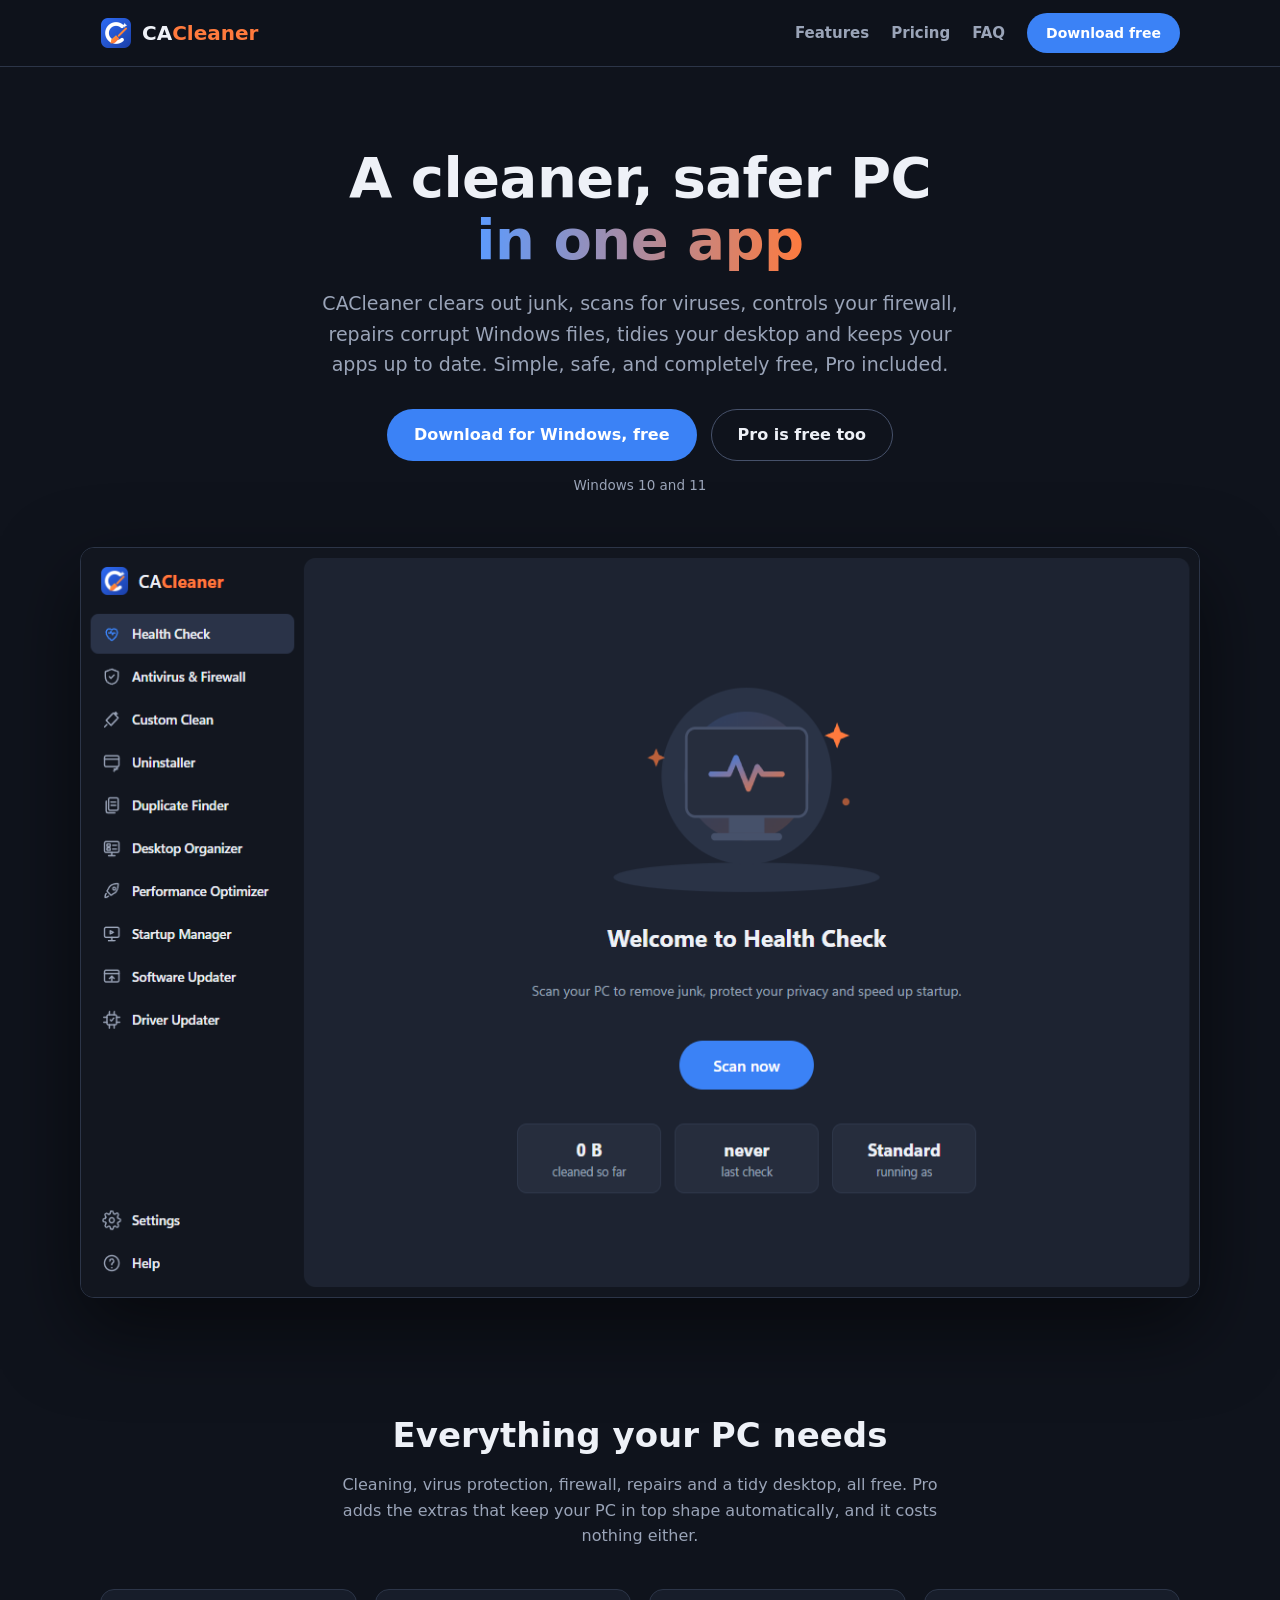
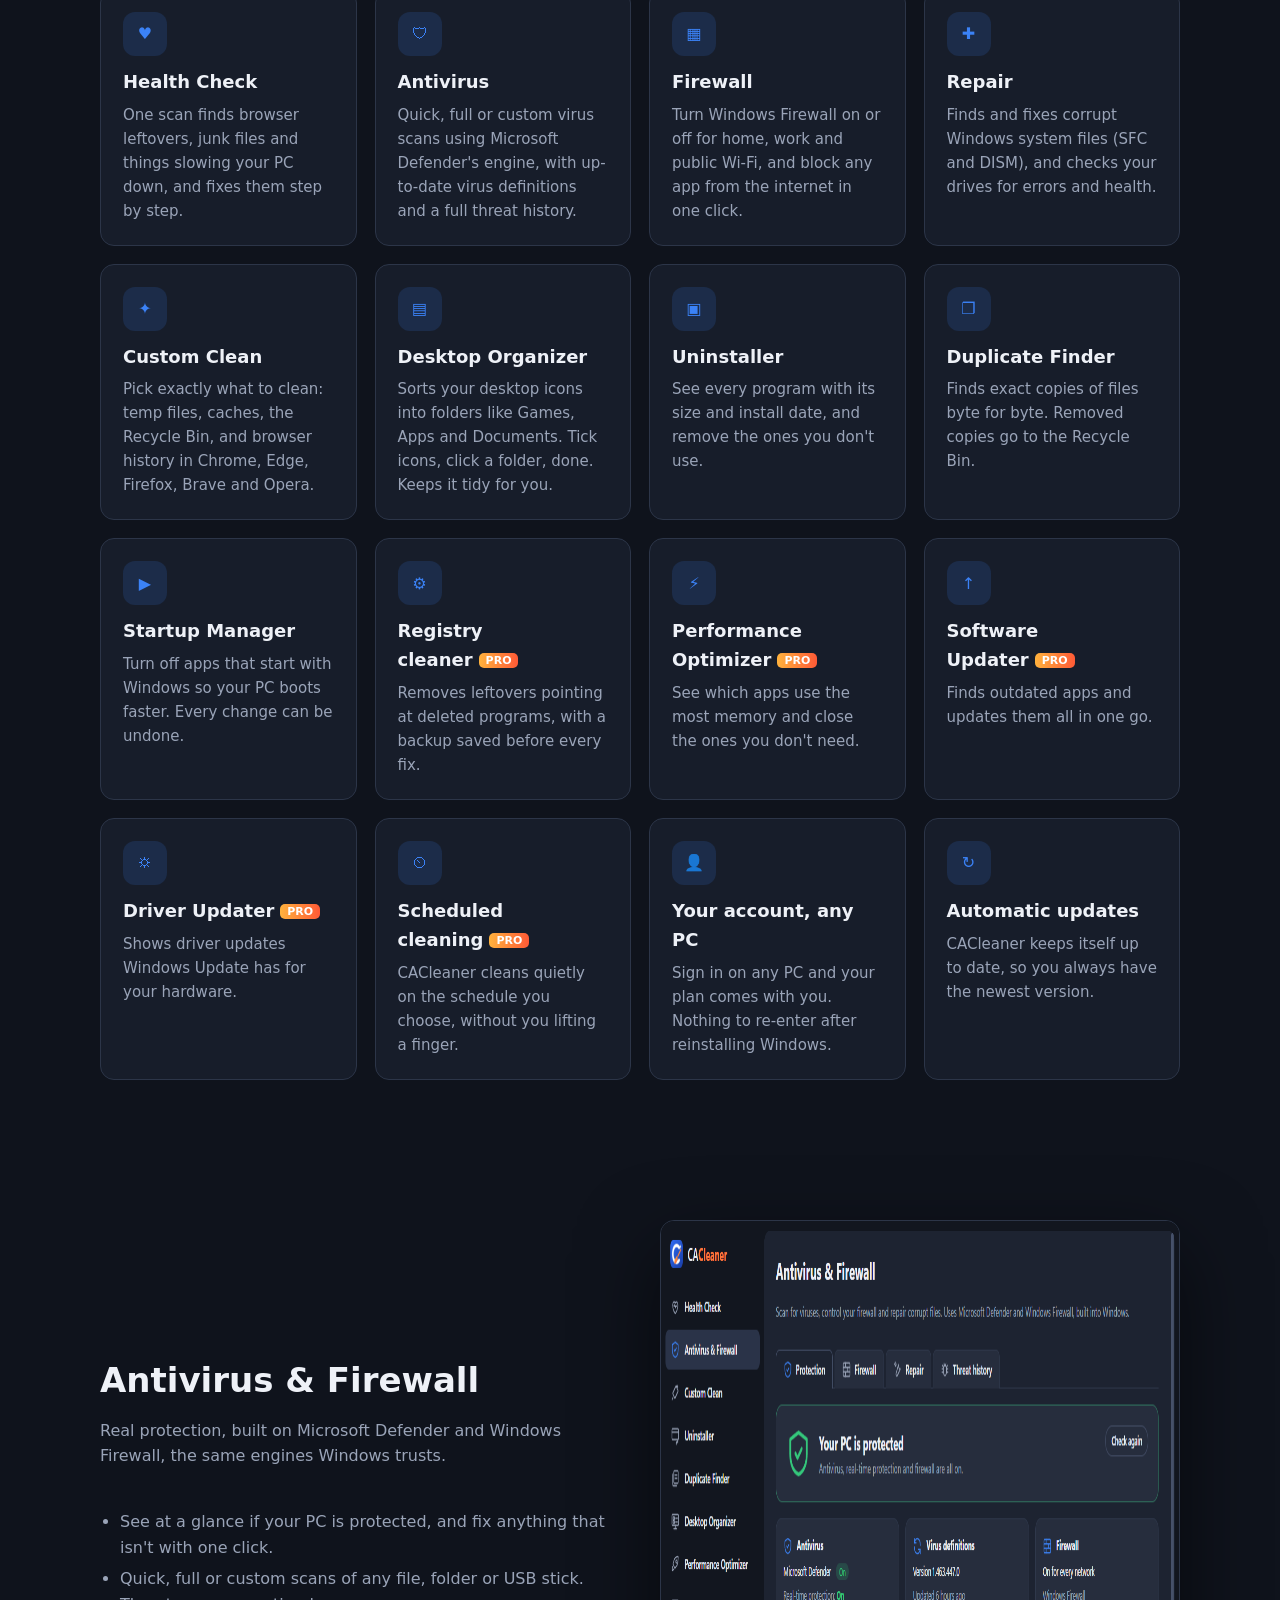
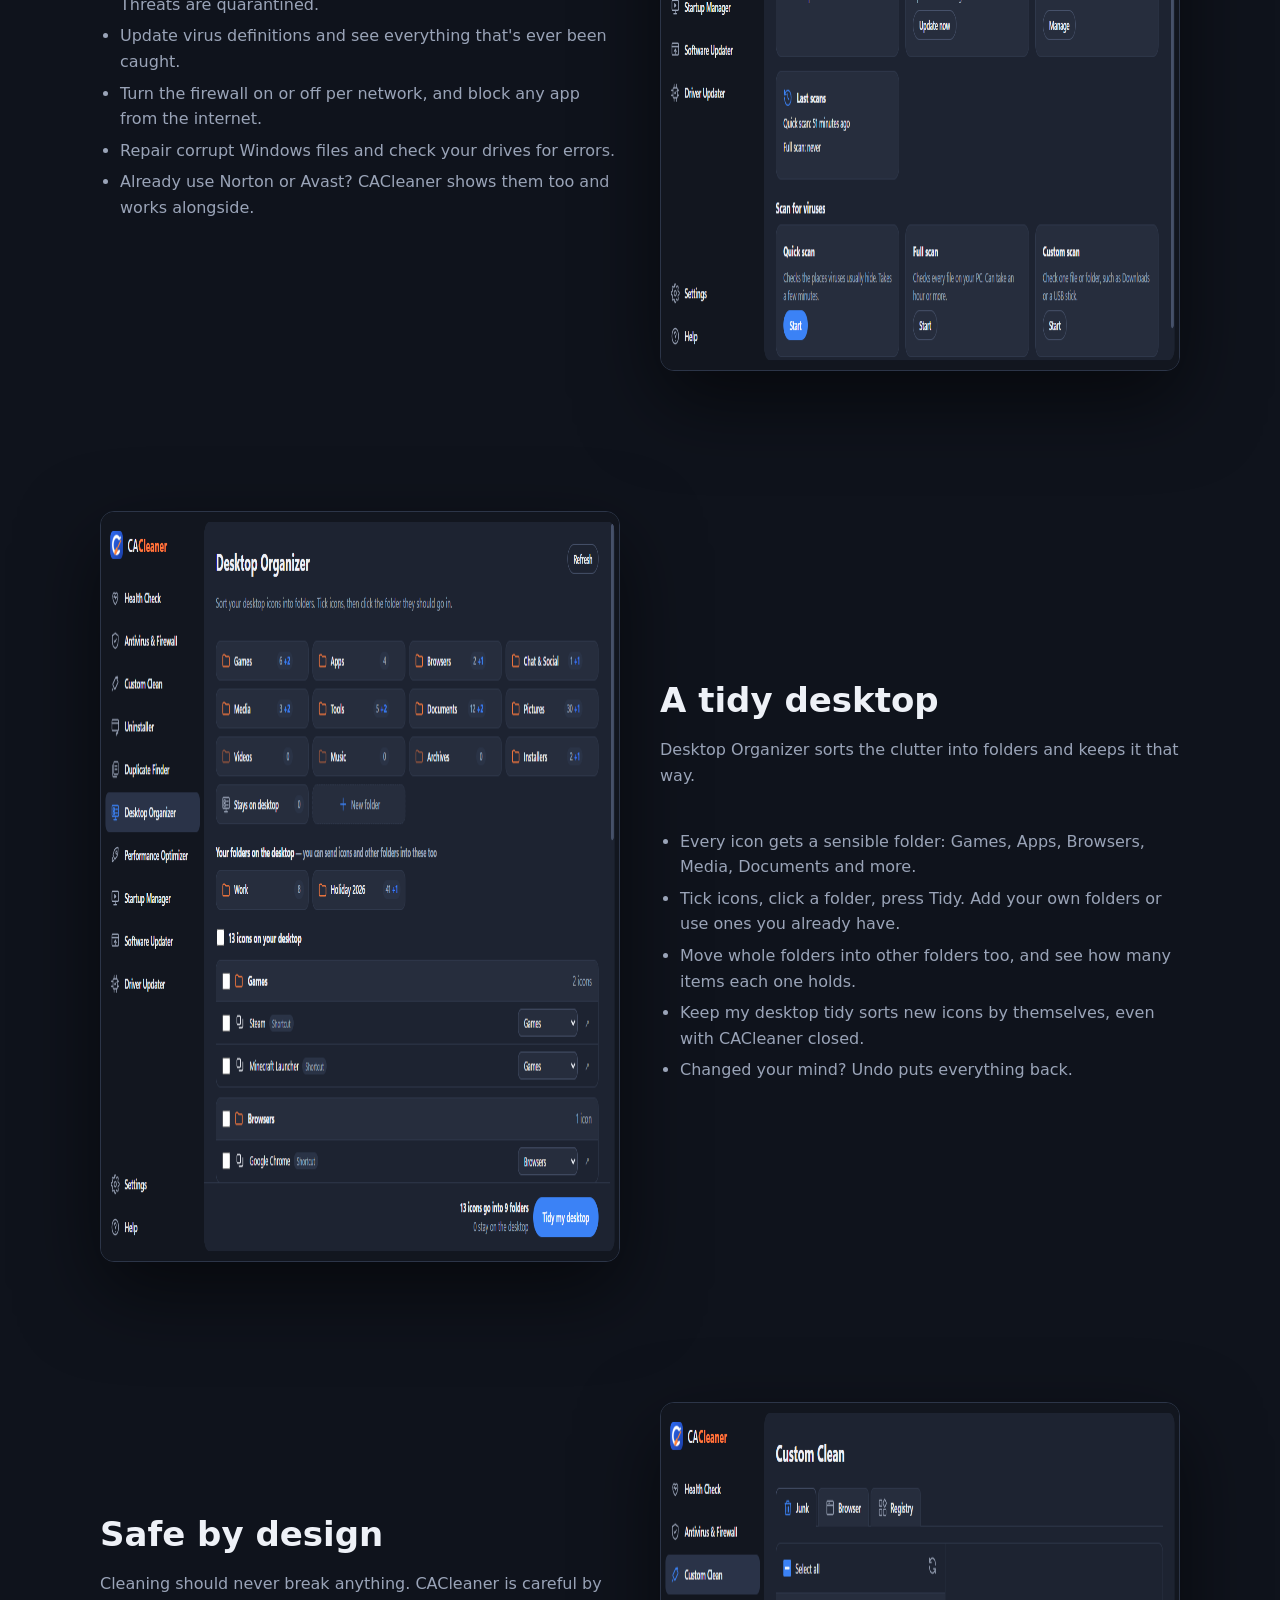
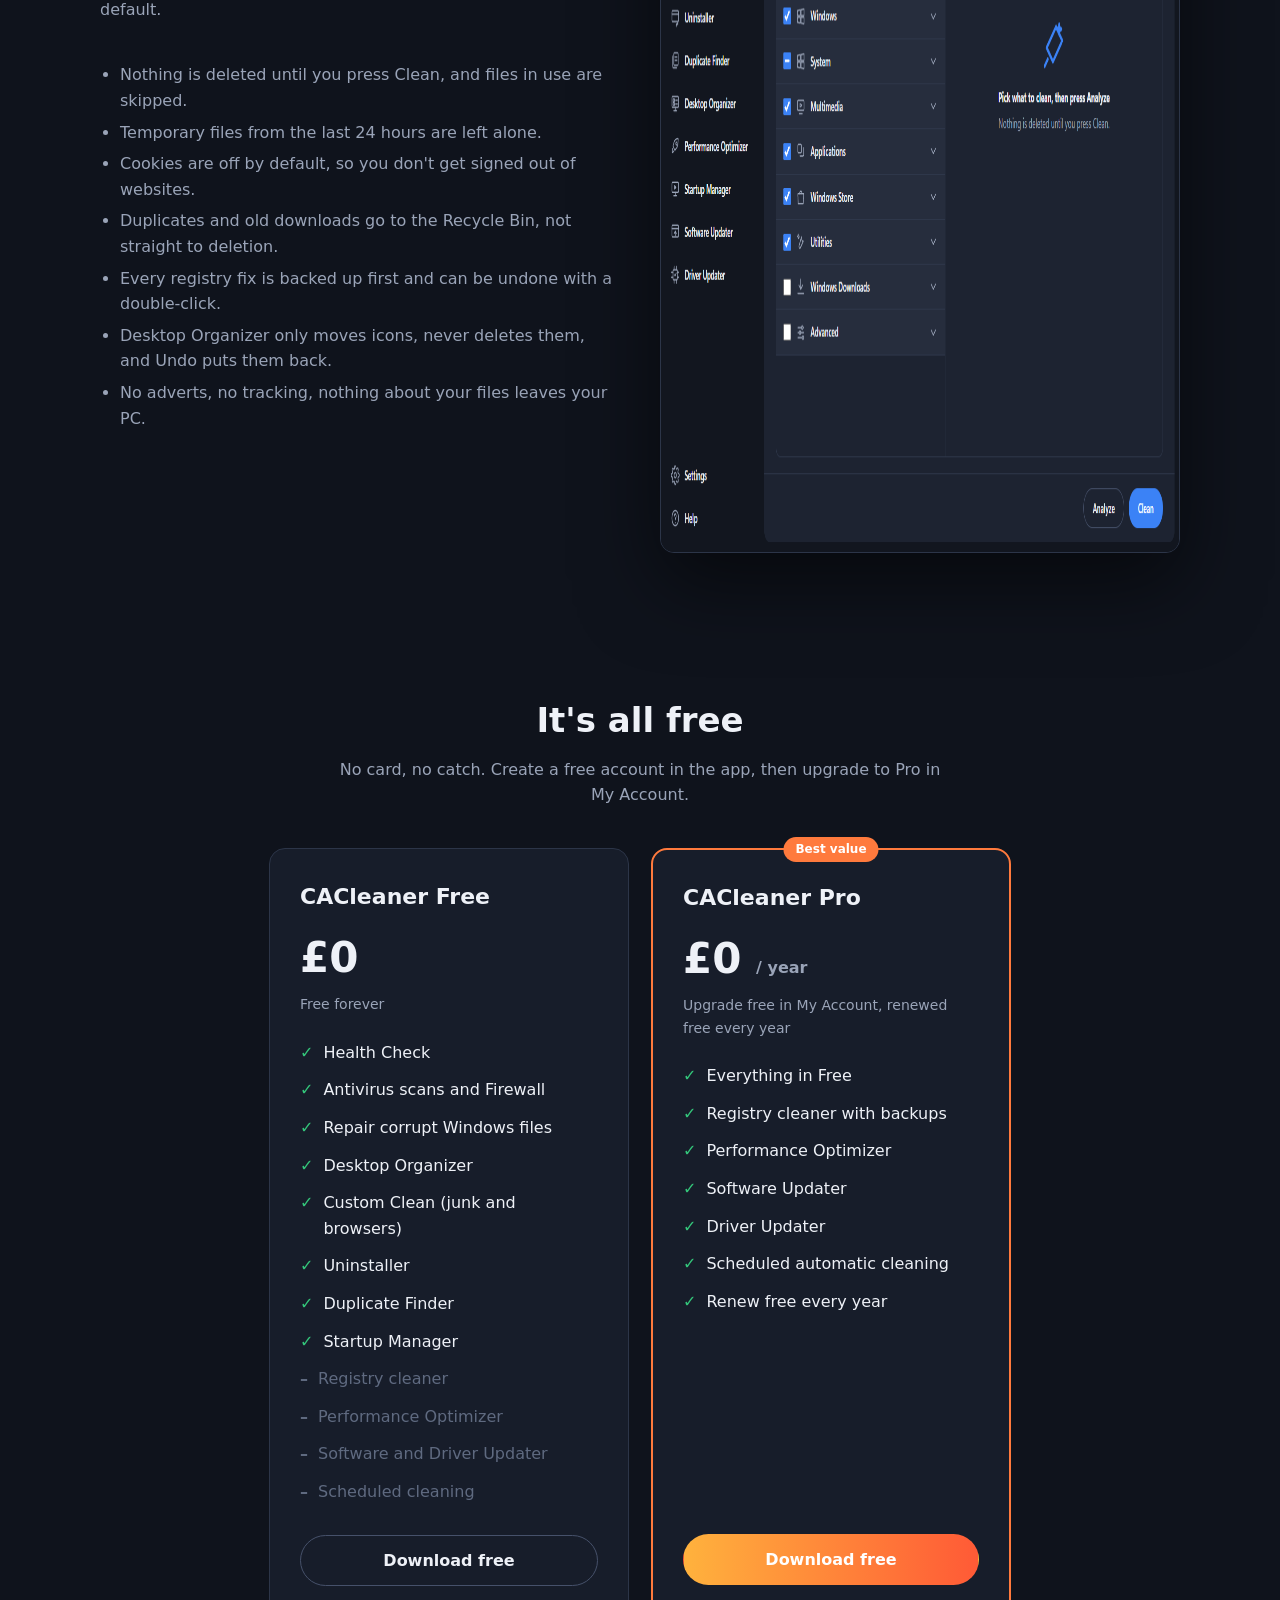
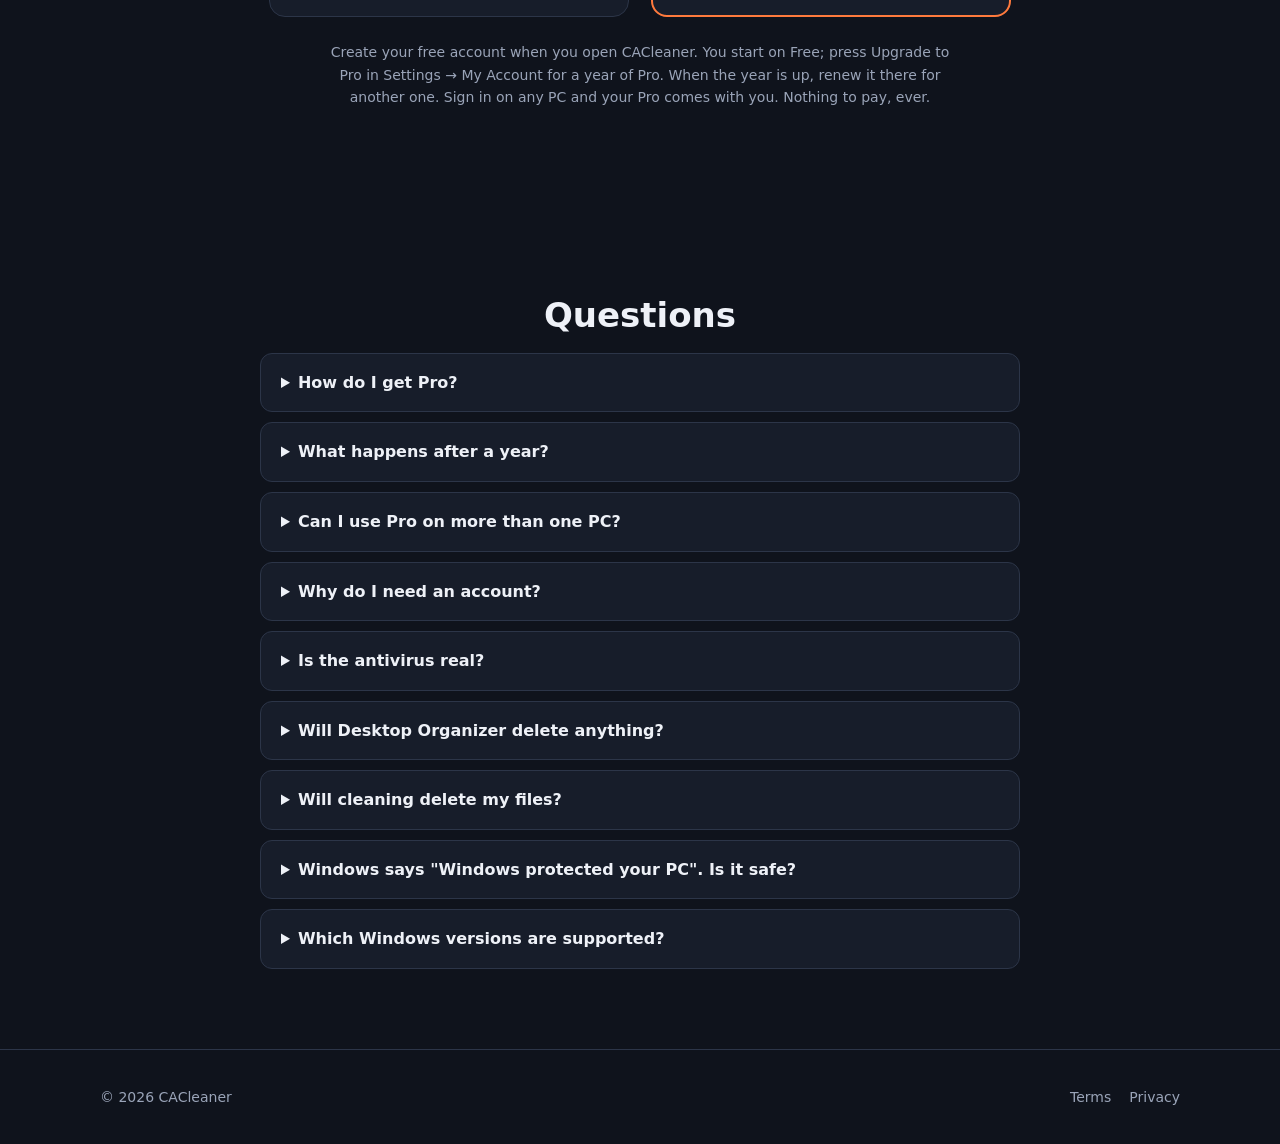
<file: index.html>
<!doctype html>
<html lang="en-GB">
<head>
  <meta charset="utf-8">
  <meta name="viewport" content="width=device-width, initial-scale=1">
  <title>CACleaner: clean and speed up your Windows PC</title>
  <meta name="description" content="CACleaner cleans junk files, scans for viruses, controls your firewall, repairs corrupt Windows files, tidies your desktop and keeps your apps up to date. Free, Pro included.">
  <link rel="icon" href="img/icon.png">
  <link rel="stylesheet" href="style.css">
</head>
<body>
  <header class="top">
    <div class="wrap">
      <a class="logo" href="index.html"><img src="img/icon.png" alt=""><span>CA<b>Cleaner</b></span></a>
      <nav>
        <a href="#features">Features</a>
        <a href="#pricing">Pricing</a>
        <a href="#faq">FAQ</a>
        <a class="btn primary small" data-download href="#">Download free</a>
      </nav>
    </div>
  </header>

  <main>
    <div class="wrap hero">
      <h1>A cleaner, safer PC<br><span>in one app</span></h1>
      <p class="lead">CACleaner clears out junk, scans for viruses, controls your firewall, repairs corrupt Windows files, tidies your desktop and keeps your apps up to date. Simple, safe, and completely free, Pro included.</p>
      <div class="ctas">
        <a class="btn primary" data-download href="#">Download for Windows, free</a>
        <a class="btn ghost" href="#pricing">Pro is free too</a>
      </div>
      <div class="small-note" data-version>Windows 10 and 11</div>
      <img class="shot" src="img/health.png" alt="CACleaner Health Check screen" width="1164" height="751">
    </div>

    <section id="features">
      <div class="wrap">
        <h2>Everything your PC needs</h2>
        <p class="sub">Cleaning, virus protection, firewall, repairs and a tidy desktop, all free. Pro adds the extras that keep your PC in top shape automatically, and it costs nothing either.</p>
        <div class="grid">
          <div class="feature"><div class="ic">♥</div><h3>Health Check</h3><p>One scan finds browser leftovers, junk files and things slowing your PC down, and fixes them step by step.</p></div>
          <div class="feature"><div class="ic">🛡</div><h3>Antivirus</h3><p>Quick, full or custom virus scans using Microsoft Defender's engine, with up-to-date virus definitions and a full threat history.</p></div>
          <div class="feature"><div class="ic">▦</div><h3>Firewall</h3><p>Turn Windows Firewall on or off for home, work and public Wi-Fi, and block any app from the internet in one click.</p></div>
          <div class="feature"><div class="ic">✚</div><h3>Repair</h3><p>Finds and fixes corrupt Windows system files (SFC and DISM), and checks your drives for errors and health.</p></div>
          <div class="feature"><div class="ic">✦</div><h3>Custom Clean</h3><p>Pick exactly what to clean: temp files, caches, the Recycle Bin, and browser history in Chrome, Edge, Firefox, Brave and Opera.</p></div>
          <div class="feature"><div class="ic">▤</div><h3>Desktop Organizer</h3><p>Sorts your desktop icons into folders like Games, Apps and Documents. Tick icons, click a folder, done. Keeps it tidy for you.</p></div>
          <div class="feature"><div class="ic">▣</div><h3>Uninstaller</h3><p>See every program with its size and install date, and remove the ones you don't use.</p></div>
          <div class="feature"><div class="ic">❐</div><h3>Duplicate Finder</h3><p>Finds exact copies of files byte for byte. Removed copies go to the Recycle Bin.</p></div>
          <div class="feature"><div class="ic">▶</div><h3>Startup Manager</h3><p>Turn off apps that start with Windows so your PC boots faster. Every change can be undone.</p></div>
          <div class="feature"><div class="ic">⚙</div><h3>Registry cleaner<span class="pro">PRO</span></h3><p>Removes leftovers pointing at deleted programs, with a backup saved before every fix.</p></div>
          <div class="feature"><div class="ic">⚡</div><h3>Performance Optimizer<span class="pro">PRO</span></h3><p>See which apps use the most memory and close the ones you don't need.</p></div>
          <div class="feature"><div class="ic">↑</div><h3>Software Updater<span class="pro">PRO</span></h3><p>Finds outdated apps and updates them all in one go.</p></div>
          <div class="feature"><div class="ic">⛭</div><h3>Driver Updater<span class="pro">PRO</span></h3><p>Shows driver updates Windows Update has for your hardware.</p></div>
          <div class="feature"><div class="ic">⏲</div><h3>Scheduled cleaning<span class="pro">PRO</span></h3><p>CACleaner cleans quietly on the schedule you choose, without you lifting a finger.</p></div>
          <div class="feature"><div class="ic">👤</div><h3>Your account, any PC</h3><p>Sign in on any PC and your plan comes with you. Nothing to re-enter after reinstalling Windows.</p></div>
          <div class="feature"><div class="ic">↻</div><h3>Automatic updates</h3><p>CACleaner keeps itself up to date, so you always have the newest version.</p></div>
        </div>
      </div>
    </section>

    <section>
      <div class="wrap split">
        <div>
          <h2>Antivirus &amp; Firewall</h2>
          <p class="sub">Real protection, built on Microsoft Defender and Windows Firewall, the same engines Windows trusts.</p>
          <ul>
            <li>See at a glance if your PC is protected, and fix anything that isn't with one click.</li>
            <li>Quick, full or custom scans of any file, folder or USB stick. Threats are quarantined.</li>
            <li>Update virus definitions and see everything that's ever been caught.</li>
            <li>Turn the firewall on or off per network, and block any app from the internet.</li>
            <li>Repair corrupt Windows files and check your drives for errors.</li>
            <li>Already use Norton or Avast? CACleaner shows them too and works alongside.</li>
          </ul>
        </div>
        <img class="shot" style="margin:0" src="img/security.png" alt="CACleaner Antivirus and Firewall screen" width="1164" height="751">
      </div>
    </section>

    <section>
      <div class="wrap split flip">
        <div>
          <h2>A tidy desktop</h2>
          <p class="sub">Desktop Organizer sorts the clutter into folders and keeps it that way.</p>
          <ul>
            <li>Every icon gets a sensible folder: Games, Apps, Browsers, Media, Documents and more.</li>
            <li>Tick icons, click a folder, press Tidy. Add your own folders or use ones you already have.</li>
            <li>Move whole folders into other folders too, and see how many items each one holds.</li>
            <li>Keep my desktop tidy sorts new icons by themselves, even with CACleaner closed.</li>
            <li>Changed your mind? Undo puts everything back.</li>
          </ul>
        </div>
        <img class="shot" style="margin:0" src="img/desk.png" alt="CACleaner Desktop Organizer screen" width="1164" height="751">
      </div>
    </section>

    <section>
      <div class="wrap split">
        <div>
          <h2>Safe by design</h2>
          <p class="sub">Cleaning should never break anything. CACleaner is careful by default.</p>
          <ul>
            <li>Nothing is deleted until you press Clean, and files in use are skipped.</li>
            <li>Temporary files from the last 24 hours are left alone.</li>
            <li>Cookies are off by default, so you don't get signed out of websites.</li>
            <li>Duplicates and old downloads go to the Recycle Bin, not straight to deletion.</li>
            <li>Every registry fix is backed up first and can be undone with a double-click.</li>
            <li>Desktop Organizer only moves icons, never deletes them, and Undo puts them back.</li>
            <li>No adverts, no tracking, nothing about your files leaves your PC.</li>
          </ul>
        </div>
        <img class="shot" style="margin:0" src="img/custom.png" alt="CACleaner Custom Clean screen" width="1164" height="751">
      </div>
    </section>

    <section id="pricing">
      <div class="wrap">
        <h2>It's all free</h2>
        <p class="sub">No card, no catch. Create a free account in the app, then upgrade to Pro in My Account.</p>
        <div class="plans">
          <div class="plan">
            <h3>CACleaner Free</h3>
            <div class="price">£0</div>
            <div class="per">Free forever</div>
            <ul>
              <li>Health Check</li>
              <li>Antivirus scans and Firewall</li>
              <li>Repair corrupt Windows files</li>
              <li>Desktop Organizer</li>
              <li>Custom Clean (junk and browsers)</li>
              <li>Uninstaller</li>
              <li>Duplicate Finder</li>
              <li>Startup Manager</li>
              <li class="no">Registry cleaner</li>
              <li class="no">Performance Optimizer</li>
              <li class="no">Software and Driver Updater</li>
              <li class="no">Scheduled cleaning</li>
            </ul>
            <a class="btn ghost" data-download href="#">Download free</a>
          </div>
          <div class="plan best">
            <h3>CACleaner Pro</h3>
            <div class="price">£0 <small>/ year</small></div>
            <div class="per">Upgrade free in My Account, renewed free every year</div>
            <ul>
              <li>Everything in Free</li>
              <li>Registry cleaner with backups</li>
              <li>Performance Optimizer</li>
              <li>Software Updater</li>
              <li>Driver Updater</li>
              <li>Scheduled automatic cleaning</li>
              <li>Renew free every year</li>
            </ul>
            <a class="btn orange" data-download href="#">Download free</a>
          </div>
        </div>
        <p class="sub" style="margin-top:24px;font-size:14px">Create your free account when you open CACleaner. You start on Free; press Upgrade to Pro in Settings → My Account for a year of Pro. When the year is up, renew it there for another one. Sign in on any PC and your Pro comes with you. Nothing to pay, ever.</p>
      </div>
    </section>

    <section id="faq">
      <div class="wrap">
        <h2>Questions</h2>
        <div class="faq">
          <details><summary>How do I get Pro?</summary><p>Open CACleaner and create a free account, then go to Settings → My Account and press Upgrade to Pro. Pro turns on straight away for a year.</p></details>
          <details><summary>What happens after a year?</summary><p>Press Renew free in Settings → My Account and you get another year. You can renew in the last 30 days too.</p></details>
          <details><summary>Can I use Pro on more than one PC?</summary><p>Yes. Install CACleaner on each PC and sign in with the same account. Your Pro comes with you.</p></details>
          <details><summary>Why do I need an account?</summary><p>Your Pro license lives with your account, so it works on every PC you sign in on and isn't lost if you reinstall Windows. We only keep your email, name and when your Pro ends.</p></details>
          <details><summary>Is the antivirus real?</summary><p>Yes. CACleaner scans with Microsoft Defender's engine, the antivirus built into Windows, with Microsoft's virus definitions updated several times a day. If you use Norton, Avast or another antivirus, it keeps protecting you and CACleaner shows it too.</p></details>
          <details><summary>Will Desktop Organizer delete anything?</summary><p>No. It only moves icons and folders into folders on your desktop. Undo puts everything back where it was.</p></details>
          <details><summary>Will cleaning delete my files?</summary><p>No. CACleaner only cleans temporary files, caches and the other things you tick. Your documents, photos and music are never touched by Custom Clean.</p></details>
          <details><summary>Windows says "Windows protected your PC". Is it safe?</summary><p>That message appears for apps from new publishers. Click "More info", then "Run anyway".</p></details>
          <details><summary>Which Windows versions are supported?</summary><p>Windows 10 and Windows 11, 64-bit.</p></details>
        </div>
      </div>
    </section>
  </main>

  <footer>
    <div class="wrap">
      <div>© <span data-year>2026</span> CACleaner</div>
      <nav>
        <a href="terms.html">Terms</a>
        <a href="privacy.html">Privacy</a>
      </nav>
    </div>
  </footer>
  <script src="site.js"></script>
</body>
</html>
</file>
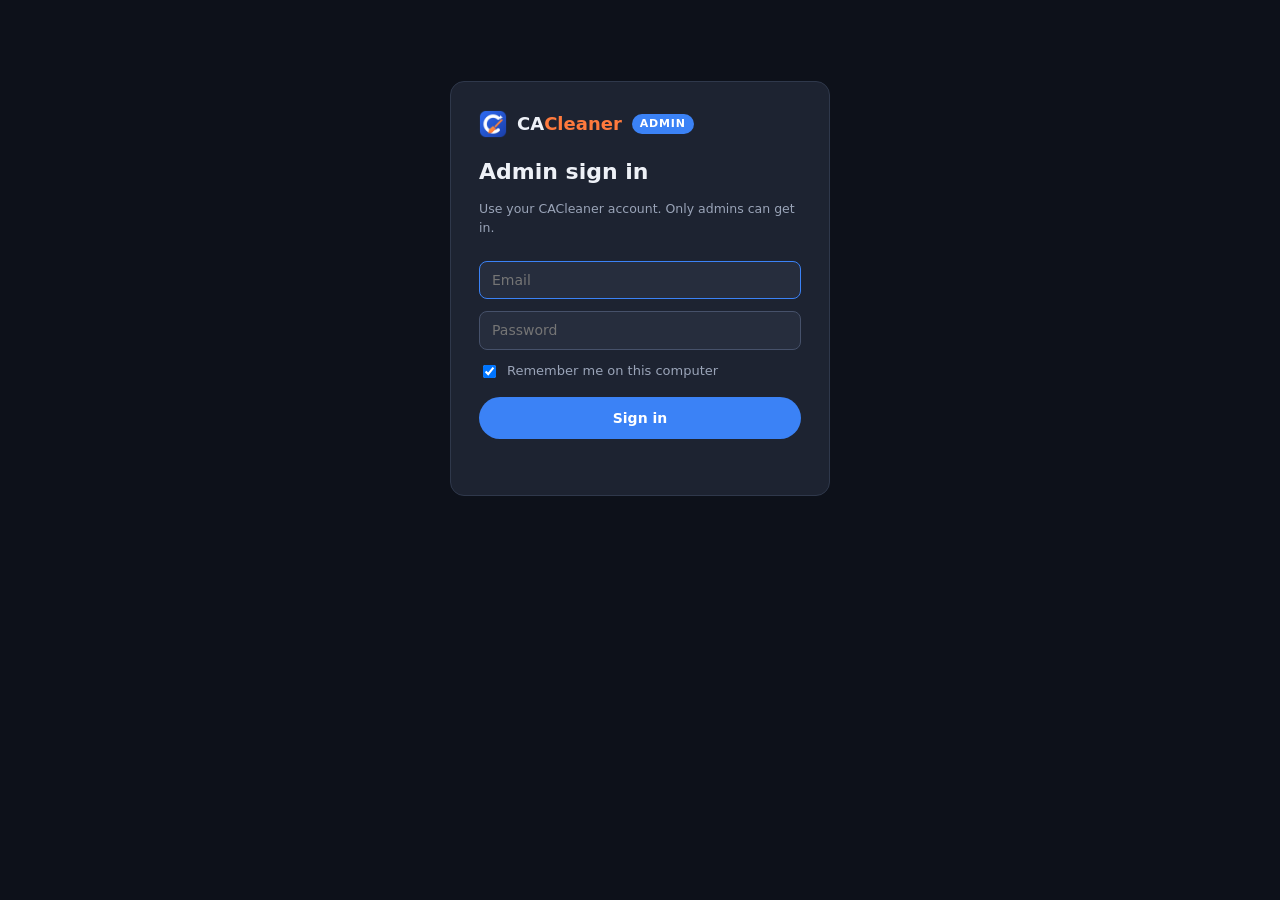
<file: admin/index.html>
<!doctype html>
<html lang="en-GB">
<head>
  <meta charset="utf-8">
  <meta name="viewport" content="width=device-width, initial-scale=1">
  <meta name="robots" content="noindex, nofollow">
  <title>CACleaner Admin</title>
  <link rel="icon" href="../img/icon.png">
  <style>
    :root {
      --bg: #0d111a; --side: #12161f; --panel: #1d2331; --card: #262d3d; --soft: #2a3346; --line: #2f384b; --line2: #46516a;
      --text: #eef1f7; --muted: #9aa4b8; --accent: #3b82f6; --accent2: #ff7a3d; --good: #34c77b; --bad: #ef4c5b; --hover: #2c3446;
    }
    * { box-sizing: border-box; }
    html, body { margin: 0; min-height: 100%; background: var(--bg); color: var(--text); font: 14px/1.45 "Segoe UI Variable Text", "Segoe UI", system-ui, sans-serif; }
    button, input, select { font: inherit; }
    .muted { color: var(--muted); }
    .small { font-size: 12.5px; }
    [hidden] { display: none !important; }

    /* top bar */
    .top { display: flex; align-items: center; gap: 14px; padding: 12px 22px; background: var(--side); border-bottom: 1px solid var(--line); position: sticky; top: 0; z-index: 5; }
    .brand { display: flex; align-items: center; gap: 10px; font-size: 18px; font-weight: 600; }
    .brand img { width: 28px; height: 28px; }
    .brand b { color: var(--accent2); }
    .brand em { font-style: normal; font-size: 11px; font-weight: 700; letter-spacing: .8px; padding: 2px 8px; border-radius: 99px; background: var(--accent); color: #fff; }
    .top .who { margin-left: auto; color: var(--muted); font-size: 13px; }

    /* uppercase tabs, like the chat admin */
    .tabs { display: flex; gap: 4px; padding: 14px 22px 0; border-bottom: 1px solid var(--line); background: var(--bg); flex-wrap: wrap; }
    .tab { padding: 10px 18px; border: 1px solid var(--line); border-bottom: 0; border-radius: 8px 8px 0 0; background: var(--card); color: var(--muted); font-weight: 700; font-size: 12.5px; letter-spacing: .9px; cursor: pointer; margin-bottom: -1px; user-select: none; }
    .tab:hover { color: var(--text); }
    .tab.on { background: var(--panel); color: var(--text); border-color: var(--line2); box-shadow: inset 0 2px 0 var(--accent2); }

    main { padding: 20px 22px 40px; max-width: 1400px; }
    .panel { background: var(--panel); border: 1px solid var(--line); border-radius: 12px; padding: 18px 20px; margin-bottom: 18px; }
    .panel-header { display: flex; align-items: center; gap: 10px; margin: 0 0 14px; font-size: 16px; letter-spacing: .6px; text-transform: uppercase; }
    .panel-header .grow { flex: 1; }

    .stats { display: grid; grid-template-columns: repeat(auto-fit, minmax(150px, 1fr)); gap: 12px; margin-bottom: 18px; }
    .stat { background: var(--panel); border: 1px solid var(--line); border-radius: 12px; padding: 14px 16px; }
    .stat b { display: block; font-size: 24px; }
    .stat span { color: var(--muted); font-size: 12.5px; text-transform: uppercase; letter-spacing: .6px; }
    .stat.good b { color: var(--good); } .stat.bad b { color: var(--bad); } .stat.gold b { color: var(--accent2); }

    .btn { border: 1px solid transparent; border-radius: 999px; padding: 7px 16px; font-weight: 600; cursor: pointer; white-space: nowrap; background: var(--accent); color: #fff; }
    .btn:hover { filter: brightness(1.1); }
    .btn:disabled { opacity: .45; cursor: default; }
    .btn.ghost { background: transparent; border-color: var(--line2); color: var(--text); }
    .btn.ghost:hover { background: var(--hover); }
    .btn.orange { background: var(--accent2); }
    .btn.danger { background: var(--bad); }
    .btn.sm { padding: 4px 11px; font-size: 12px; }
    input.field, select.field { background: var(--card); color: var(--text); border: 1px solid var(--line2); border-radius: 8px; padding: 8px 12px; outline: none; }
    input.field:focus { border-color: var(--accent); }

    table { width: 100%; border-collapse: collapse; }
    th { text-align: left; font-size: 11.5px; text-transform: uppercase; letter-spacing: .7px; color: var(--muted); padding: 9px 10px; border-bottom: 1px solid var(--line); white-space: nowrap; }
    td { padding: 10px; border-bottom: 1px solid var(--line); vertical-align: middle; }
    tr:hover td { background: rgba(255,255,255,.02); }
    .user b { display: block; }
    .tag { display: inline-block; font-size: 11px; font-weight: 700; padding: 1px 8px; border-radius: 99px; margin-left: 6px; vertical-align: 1px; }
    .tag.admin { background: var(--accent); color: #fff; }
    .tag.blocked { background: var(--bad); color: #fff; }
    .exp b { display: block; }
    .exp.ok b { color: var(--good); } .exp.soon b { color: var(--accent2); } .exp.gone b { color: var(--bad); } .exp.perm b { color: #a78bfa; } .exp.free b { color: var(--muted); }
    .acts { display: flex; gap: 5px; flex-wrap: wrap; }
    .more { position: relative; }
    .menu { position: absolute; right: 0; top: 30px; background: var(--card); border: 1px solid var(--line2); border-radius: 10px; box-shadow: 0 10px 40px rgba(0,0,0,.45); padding: 6px; z-index: 10; min-width: 190px; }
    .menu button { display: block; width: 100%; text-align: left; background: none; border: 0; color: var(--text); padding: 8px 10px; border-radius: 6px; cursor: pointer; }
    .menu button:hover { background: var(--hover); }
    .menu button.bad { color: var(--bad); }
    .toolbar { display: flex; gap: 10px; align-items: center; flex-wrap: wrap; }
    .toolbar .field { min-width: 240px; }

    /* sign in */
    .login { max-width: 380px; margin: 9vh auto; background: var(--panel); border: 1px solid var(--line); border-radius: 14px; padding: 28px; }
    .login h1 { margin: 0 0 4px; font-size: 22px; }
    .login .field { width: 100%; margin-top: 12px; }
    .login .btn { width: 100%; margin-top: 16px; padding: 10px; }
    .login label { display: flex; align-items: center; gap: 8px; margin-top: 12px; color: var(--muted); font-size: 13px; }
    .err { color: var(--bad); margin-top: 10px; min-height: 18px; }

    .toast { position: fixed; bottom: 22px; left: 50%; transform: translateX(-50%); background: var(--card); border: 1px solid var(--line2); padding: 10px 18px; border-radius: 10px; box-shadow: 0 10px 40px rgba(0,0,0,.45); z-index: 30; }
    .toast.bad { background: var(--bad); border-color: var(--bad); }
    .modal-wrap { position: fixed; inset: 0; background: rgba(0,0,0,.55); display: flex; align-items: center; justify-content: center; z-index: 20; }
    .modal { background: var(--panel); border: 1px solid var(--line2); border-radius: 14px; padding: 22px; width: min(420px, 92vw); }
    .modal h2 { margin: 0 0 6px; font-size: 18px; }
    .modal .field { width: 100%; margin-top: 12px; }
    .modal .row { display: flex; justify-content: flex-end; gap: 8px; margin-top: 18px; }
    .log td { font-size: 13px; }
    .empty { text-align: center; padding: 40px; color: var(--muted); }
    .devices { font-size: 12px; color: var(--muted); }
  </style>
</head>
<body>
  <div id="loginView" hidden>
    <form class="login" id="loginForm">
      <div class="brand" style="margin-bottom:18px"><img src="../img/icon.png" alt=""><span>CA<b>Cleaner</b></span> <em>ADMIN</em></div>
      <h1>Admin sign in</h1>
      <p class="muted small">Use your CACleaner account. Only admins can get in.</p>
      <input class="field" id="email" type="email" placeholder="Email" autocomplete="username" required>
      <input class="field" id="password" type="password" placeholder="Password" autocomplete="current-password" required>
      <label><input type="checkbox" id="remember" checked> Remember me on this computer</label>
      <button class="btn" type="submit">Sign in</button>
      <div class="err" id="loginErr"></div>
    </form>
  </div>

  <div id="appView" hidden>
    <div class="top">
      <div class="brand"><img src="../img/icon.png" alt=""><span>CA<b>Cleaner</b></span> <em>ADMIN</em></div>
      <div class="who" id="who"></div>
      <button class="btn ghost sm" id="signOut">Sign out</button>
    </div>
    <div class="tabs">
      <div class="tab on" data-tab="users">USERS</div>
      <div class="tab" data-tab="log">AUDIT LOG</div>
      <div class="tab" data-tab="settings">SETTINGS</div>
    </div>
    <main>
      <section id="tab-users">
        <div class="stats" id="stats"></div>
        <div class="panel">
          <h2 class="panel-header"><span class="grow">Users &amp; licenses</span>
            <span class="toolbar">
              <input class="field" id="search" placeholder="Search email or name">
              <select class="field" id="filter">
                <option value="all">Everyone</option>
                <option value="pro">Pro active</option>
                <option value="soon">Ending within 30 days</option>
                <option value="free">Free plan</option>
                <option value="expired">Pro ended</option>
                <option value="permanent">Permanent</option>
                <option value="blocked">Blocked</option>
                <option value="admin">Admins</option>
              </select>
              <button class="btn ghost sm" id="refresh">Refresh</button>
            </span>
          </h2>
          <table>
            <thead><tr><th>User</th><th>License ends</th><th>Registered</th><th>Last seen</th><th>PCs</th><th>Extend license</th><th></th></tr></thead>
            <tbody id="users"></tbody>
          </table>
        </div>
      </section>
      <section id="tab-log" hidden>
        <div class="panel">
          <h2 class="panel-header"><span class="grow">Audit log</span><button class="btn ghost sm" id="refreshLog">Refresh</button></h2>
          <table class="log"><thead><tr><th>When</th><th>Who</th><th>What</th><th>Account</th></tr></thead><tbody id="log"></tbody></table>
        </div>
      </section>
      <section id="tab-settings" hidden>
        <div class="panel">
          <h2 class="panel-header"><span class="grow">VirusTotal (phone virus checks)</span><button class="btn ghost sm" id="refreshSettings">Refresh</button></h2>
          <div style="padding:16px 18px;max-width:720px">
            <p class="muted">One key for everyone: CACleaner for Android uses it to check risky apps against 70+ antivirus engines, so Pro users don't need their own.
              Only an app's fingerprint is sent, never the app. The free key allows 4 look-ups a minute and 500 a day; answers are remembered for a week and shared,
              so each app is only looked up once for everybody.</p>
            <p class="muted">Get a key: sign up free at <a href="https://www.virustotal.com/gui/join-us" target="_blank" rel="noopener">virustotal.com</a>, then your name (top right) → <b>API key</b> → copy.</p>
            <div id="vtStatus" class="muted" style="margin:10px 0"></div>
            <div style="display:flex;gap:8px;flex-wrap:wrap">
              <input class="field" id="vtKey" type="password" autocomplete="off" placeholder="Paste the VirusTotal API key" style="flex:1;min-width:260px">
              <button class="btn sm" id="vtSave">Save key</button>
              <button class="btn ghost sm" id="vtRemove">Remove key</button>
            </div>
          </div>
        </div>
      </section>
    </main>
  </div>

  <script>
  "use strict";
  /* the CACleaner accounts server; ?api=http://localhost:PORT tests against one on this PC */
  const apiParam = new URLSearchParams(location.search).get("api") || "";
  const API = /^http:\/\/(localhost|127\.0\.0\.1):\d+$/.test(apiParam) ? apiParam : "https://api.cacleaner.co.uk";
  const $ = (id) => document.getElementById(id);
  const esc = (s) => String(s == null ? "" : s).replace(/[&<>"']/g, (c) => ({ "&": "&amp;", "<": "&lt;", ">": "&gt;", '"': "&quot;", "'": "&#39;" }[c]));
  let token = localStorage.getItem("caAdminToken") || sessionStorage.getItem("caAdminToken") || "";
  let USERS = [], ME = "";

  let toastT = 0;
  function toast(msg, bad) {
    let t = document.querySelector(".toast");
    if (!t) { t = document.createElement("div"); document.body.appendChild(t); }
    t.className = "toast" + (bad ? " bad" : ""); t.textContent = msg; t.hidden = false;
    clearTimeout(toastT); toastT = setTimeout(() => { t.hidden = true; }, 3500);
  }

  async function api(path, body) {
    const r = await fetch(API + path, { method: body ? "POST" : "GET", headers: Object.assign({ "Content-Type": "application/json" }, token ? { Authorization: "Bearer " + token } : {}), body: body ? JSON.stringify(body) : undefined });
    let j = {};
    try { j = await r.json(); } catch (_) {}
    if (r.status === 401) { signOut(true); throw new Error(j.error || "Please sign in again"); }
    if (!r.ok) throw new Error(j.error || "Something went wrong (" + r.status + ")");
    return j;
  }

  function showLogin() { $("appView").hidden = true; $("loginView").hidden = false; setTimeout(() => $("email").focus(), 50); }
  function signOut(silent) {
    if (token && !silent) fetch(API + "/logout", { method: "POST", headers: { Authorization: "Bearer " + token } }).catch(() => {});
    token = ""; localStorage.removeItem("caAdminToken"); sessionStorage.removeItem("caAdminToken");
    showLogin();
  }

  $("loginForm").addEventListener("submit", async (e) => {
    e.preventDefault();
    $("loginErr").textContent = "";
    try {
      const r = await fetch(API + "/login", { method: "POST", headers: { "Content-Type": "application/json" }, body: JSON.stringify({ email: $("email").value, password: $("password").value, device: "Admin panel (" + navigator.platform + ")" }) });
      const j = await r.json();
      if (!r.ok) throw new Error(j.error || "Couldn't sign in");
      if (!j.account.admin) { token = j.token; signOut(); throw new Error("That account isn't an admin"); }
      token = j.token;
      ($("remember").checked ? localStorage : sessionStorage).setItem("caAdminToken", token);
      $("password").value = "";
      start();
    } catch (err) { $("loginErr").textContent = err.message === "Failed to fetch" ? "Can't reach the CACleaner server" : err.message; }
  });
  $("signOut").onclick = () => signOut();

  document.querySelectorAll(".tab").forEach((t) => t.onclick = () => {
    document.querySelectorAll(".tab").forEach((x) => x.classList.toggle("on", x === t));
    $("tab-users").hidden = t.dataset.tab !== "users";
    $("tab-log").hidden = t.dataset.tab !== "log";
    $("tab-settings").hidden = t.dataset.tab !== "settings";
    if (t.dataset.tab === "log") loadLog();
    if (t.dataset.tab === "settings") loadSettings();
  });

  const fmtDate = (t) => new Date(t).toLocaleDateString("en-GB", { day: "numeric", month: "short", year: "numeric" });
  function ago(t) {
    if (!t) return "never";
    const s = (Date.now() - t) / 1000;
    if (s < 90) return "just now";
    if (s < 3600) return Math.round(s / 60) + " min ago";
    if (s < 86400) return Math.round(s / 3600) + " h ago";
    if (s < 86400 * 60) return Math.round(s / 86400) + " days ago";
    return fmtDate(t);
  }
  function expiry(u) {
    if (u.permanent) return { cls: "perm", main: "Permanent", sub: "never runs out" };
    if (!u.expiresAt) return { cls: "free", main: "Free", sub: "hasn't upgraded to Pro" };
    const t = Date.parse(u.expiresAt), days = Math.ceil((t - Date.now()) / 86400000);
    if (days <= 0) return { cls: "gone", main: fmtDate(t), sub: "expired " + Math.abs(days) + (Math.abs(days) === 1 ? " day" : " days") + " ago" };
    return { cls: days <= 30 ? "soon" : "ok", main: fmtDate(t), sub: days + (days === 1 ? " day" : " days") + " left" };
  }

  async function start() {
    $("loginView").hidden = true; $("appView").hidden = false;
    await loadUsers();
  }

  async function loadUsers() {
    try {
      const j = await api("/admin/users");
      USERS = j.users; ME = j.me;
      const me = USERS.find((u) => u.id === ME);
      $("who").textContent = me ? "Signed in as " + me.email : "";
      const s = j.stats;
      $("stats").innerHTML = [["Users", s.total, ""], ["Free plan", s.free || 0, ""], ["Pro active", s.pro, "good"], ["Permanent", s.permanent, "gold"], ["Pro ended", s.expired, "bad"], ["Active this week", s.active7, ""], ["New this week", s.new7, ""], ["Blocked", s.banned, s.banned ? "bad" : ""]]
        .map(([l, n, c]) => '<div class="stat ' + c + '"><b>' + n + "</b><span>" + l + "</span></div>").join("");
      paintUsers();
    } catch (e) { toast(e.message, true); }
  }

  function paintUsers() {
    const q = $("search").value.trim().toLowerCase(), f = $("filter").value;
    const list = USERS.filter((u) => {
      if (q && !(u.email.includes(q) || (u.name || "").toLowerCase().includes(q))) return false;
      const days = u.permanent || !u.expiresAt ? Infinity : (Date.parse(u.expiresAt) - Date.now()) / 86400000;
      if (f === "free") return !u.permanent && !u.expiresAt && !u.banned;
      if (f === "pro") return u.pro; if (f === "expired") return !u.pro && !u.banned && !!u.expiresAt; if (f === "permanent") return u.permanent;
      if (f === "blocked") return u.banned; if (f === "admin") return u.admin; if (f === "soon") return days > 0 && days <= 30;
      return true;
    });
    if (!list.length) { $("users").innerHTML = '<tr><td colspan="7" class="empty">' + (USERS.length ? "No one matches." : "No one has registered yet.") + "</td></tr>"; return; }
    $("users").innerHTML = list.map((u) => {
      const e = expiry(u);
      const dev = (u.devices || []).slice(0, 3).map((d) => esc(d.name)).join(", ");
      return '<tr data-id="' + esc(u.id) + '">' +
        '<td class="user"><b>' + esc(u.name || "") + (u.admin ? '<span class="tag admin">ADMIN</span>' : "") + (u.banned ? '<span class="tag blocked">BLOCKED</span>' : "") + "</b><span class=\"muted small\">" + esc(u.email) + "</span></td>" +
        '<td class="exp ' + e.cls + '"><b>' + e.main + '</b><span class="muted small">' + e.sub + (u.renewals ? " · renewed " + u.renewals + "×" : "") + "</span></td>" +
        "<td>" + fmtDate(u.createdAt) + "</td><td>" + ago(u.lastSeen) + "</td>" +
        '<td><b>' + (u.devices || []).length + '</b><div class="devices" title="' + esc((u.devices || []).map((d) => d.name).join(", ")) + '">' + dev + "</div></td>" +
        '<td><div class="acts">' + [1, 2, 5].map((y) => '<button class="btn sm" data-act="extend" data-years="' + y + '">+' + y + (y === 1 ? " year" : " years") + "</button>").join("") +
        (u.permanent ? "" : '<button class="btn sm orange" data-act="extend" data-years="permanent">Permanent</button>') + "</div></td>" +
        '<td class="more"><button class="btn ghost sm" data-act="menu">⋯</button></td></tr>';
    }).join("");
  }
  $("search").oninput = paintUsers;
  $("filter").onchange = paintUsers;
  $("refresh").onclick = loadUsers;

  function modal(title, text, fields, okLabel, danger) {
    return new Promise((resolve) => {
      const w = document.createElement("div");
      w.className = "modal-wrap";
      w.innerHTML = '<div class="modal"><h2>' + esc(title) + '</h2><p class="muted">' + esc(text || "") + "</p>" + (fields || "") +
        '<div class="row"><button class="btn ghost" data-v="0">Cancel</button><button class="btn ' + (danger ? "danger" : "") + '" data-v="1">' + esc(okLabel || "OK") + "</button></div></div>";
      document.body.appendChild(w);
      const inp = w.querySelector("input");
      if (inp) setTimeout(() => inp.focus(), 50);
      w.onclick = (e) => {
        const v = e.target.dataset && e.target.dataset.v;
        if (e.target === w || v === "0") { w.remove(); resolve(null); }
        else if (v === "1") { const vals = [...w.querySelectorAll("input")].map((i) => i.value); w.remove(); resolve(vals.length ? vals : true); }
      };
    });
  }

  function replaceUser(u) { const i = USERS.findIndex((x) => x.id === u.id); if (i >= 0) USERS[i] = u; paintUsers(); }

  document.addEventListener("click", async (e) => {
    const openMenu = document.querySelector(".menu");
    if (openMenu && !openMenu.contains(e.target)) openMenu.remove();
    const b = e.target.closest("button[data-act]");
    if (!b) return;
    const row = b.closest("tr"); const id = row && row.dataset.id; const u = USERS.find((x) => x.id === id);
    if (!u) return;
    const act = b.dataset.act;
    try {
      if (act === "extend") {
        const y = b.dataset.years;
        if (y === "permanent" && !(await modal("Make " + u.email + " permanent?", "Their license will never run out.", "", "Make permanent"))) return;
        b.disabled = true;
        const j = await api("/admin/extend", { id, years: y === "permanent" ? "permanent" : Number(y) });
        replaceUser(j.user);
        toast(y === "permanent" ? u.email + " is now permanent" : u.email + " extended to " + fmtDate(Date.parse(j.user.expiresAt)));
      } else if (act === "menu") {
        e.stopPropagation();
        if (openMenu) openMenu.remove();
        const m = document.createElement("div");
        m.className = "menu";
        m.innerHTML = [
          ["date", "Set an exact end date…"], (u.permanent || u.expiresAt) ? ["free", "Set back to Free"] : null, ["devices", "Show PCs used"], ["password", "Set a new password…"],
          [u.admin ? "unadmin" : "admin", u.admin ? "Remove admin" : "Make admin"],
          [u.banned ? "unban" : "ban", u.banned ? "Unblock account" : "Block account", !u.banned], ["delete", "Delete account…", true]
        ].filter(Boolean).map(([a, l, bad]) => '<button data-m="' + a + '" class="' + (bad ? "bad" : "") + '">' + l + "</button>").join("");
        b.parentNode.appendChild(m);
        m.onclick = async (ev) => {
          const a = ev.target.dataset.m; if (!a) return;
          m.remove();
          try {
            if (a === "date") {
              const v = await modal("End date for " + u.email, "Pro works until the end of this day.", '<input class="field" type="date" value="' + (u.permanent || !u.expiresAt ? "" : new Date(u.expiresAt).toISOString().slice(0, 10)) + '">', "Save");
              if (!v || !v[0]) return;
              replaceUser((await api("/admin/set-expiry", { id, date: v[0] })).user); toast("End date saved");
            } else if (a === "free") {
              if (!(await modal("Set " + u.email + " back to Free?", "Their Pro stops straight away. They can upgrade again in My Account.", "", "Set to Free", true))) return;
              replaceUser((await api("/admin/set-expiry", { id, date: "free" })).user); toast(u.email + " is on the Free plan");
            } else if (a === "devices") {
              await modal("PCs used by " + u.email, "", '<div class="small">' + ((u.devices || []).map((d) => "<div>" + esc(d.name) + ' <span class="muted">· ' + ago(d.at) + "</span></div>").join("") || "None yet") + "</div>", "Close");
            } else if (a === "password") {
              const v = await modal("New password for " + u.email, "They'll be signed out everywhere and use this to sign in.", '<input class="field" type="text" placeholder="At least 8 characters">', "Set password");
              if (!v || !v[0]) return;
              await api("/admin/reset-password", { id, password: v[0] }); toast("Password changed");
            } else if (a === "admin" || a === "unadmin") {
              replaceUser((await api("/admin/make-admin", { id, admin: a === "admin" })).user); toast(a === "admin" ? u.email + " is now an admin" : "Admin removed");
            } else if (a === "ban" || a === "unban") {
              if (a === "ban" && !(await modal("Block " + u.email + "?", "They're signed out and can't use CACleaner until you unblock them.", "", "Block", true))) return;
              replaceUser((await api("/admin/ban", { id, banned: a === "ban" })).user); toast(a === "ban" ? "Account blocked" : "Account unblocked");
            } else if (a === "delete") {
              if (!(await modal("Delete " + u.email + "?", "The account and its license are removed for good. This can't be undone.", "", "Delete", true))) return;
              await api("/admin/delete", { id }); USERS = USERS.filter((x) => x.id !== id); paintUsers(); toast("Account deleted");
            }
          } catch (err) { toast(err.message, true); }
        };
      }
    } catch (err) { toast(err.message, true); b.disabled = false; }
  });

  async function loadLog() {
    try {
      const j = await api("/admin/log");
      $("log").innerHTML = j.log.length ? j.log.map((l) => "<tr><td>" + new Date(l.at).toLocaleString("en-GB") + "</td><td>" + esc(l.by) + "</td><td>" + esc(l.what) + "</td><td>" + esc(l.user) + "</td></tr>").join("") : '<tr><td colspan="4" class="empty">Nothing yet.</td></tr>';
    } catch (e) { toast(e.message, true); }
  }
  $("refreshLog").onclick = loadLog;

  /* Settings → the shared VirusTotal key (the server never sends the key back, only its last 4 characters) */
  async function loadSettings() {
    try {
      const j = await api("/admin/settings");
      $("vtStatus").innerHTML = j.vtKeySet
        ? '<b style="color:#34c77b">On</b> · key ending <b>' + esc(j.vtKeyEnd) + "</b> · " + j.vtUsedToday + " of " + j.vtDailyLimit + " look-ups used today · " + j.vtQueue + " waiting · " + j.vtCached + " apps remembered" + (j.vtLastError ? ' · <span style="color:#ef4c5b">' + esc(j.vtLastError) + "</span>" : "")
        : '<b style="color:#ef4c5b">Off</b> · no key yet, so phones can\'t check apps with VirusTotal';
    } catch (e) { toast(e.message, true); }
  }
  $("refreshSettings").onclick = loadSettings;
  $("vtSave").onclick = async () => {
    const k = $("vtKey").value.trim();
    if (!k) return toast("Paste the key first", true);
    try { await api("/admin/settings", { vtKey: k }); $("vtKey").value = ""; toast("Saved. Every Pro phone can now check apps with VirusTotal."); loadSettings(); }
    catch (e) { toast(e.message, true); }
  };
  $("vtRemove").onclick = async () => {
    if (!confirm("Remove the VirusTotal key? Phones will stop checking apps with VirusTotal.")) return;
    try { await api("/admin/settings", { vtKey: "" }); toast("Key removed"); loadSettings(); } catch (e) { toast(e.message, true); }
  };

  if (token) start(); else showLogin();
  </script>
</body>
</html>
</file>
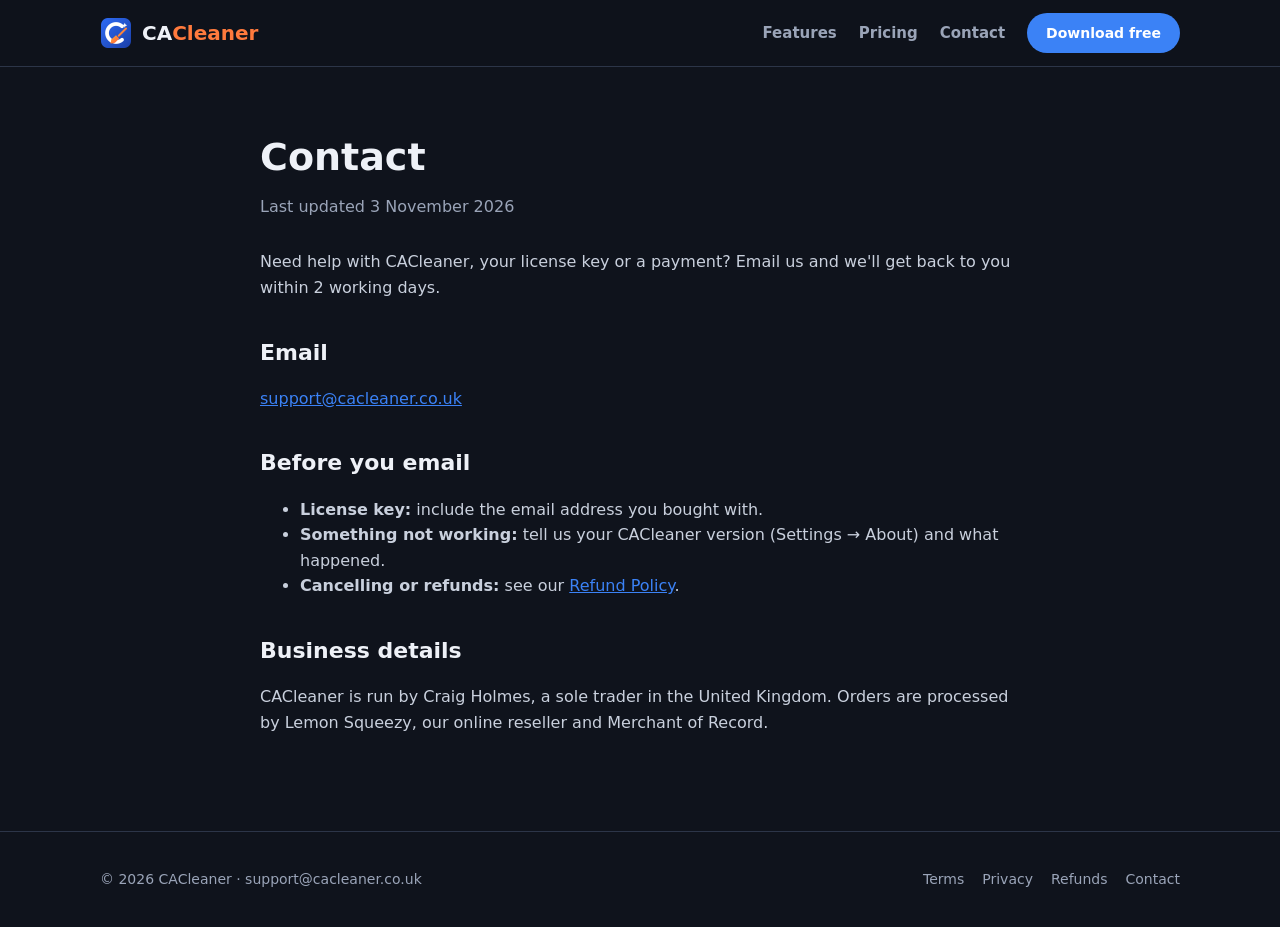
<file: contact.html>
<!doctype html>
<html lang="en-GB">
<head>
  <meta charset="utf-8">
  <meta name="viewport" content="width=device-width, initial-scale=1">
  <title>Contact · CACleaner</title>
  <link rel="icon" href="img/icon.png">
  <link rel="stylesheet" href="style.css">
</head>
<body>
  <header class="top">
    <div class="wrap">
      <a class="logo" href="index.html"><img src="img/icon.png" alt=""><span>CA<b>Cleaner</b></span></a>
      <nav>
        <a href="index.html#features">Features</a>
        <a href="index.html#pricing">Pricing</a>
        <a href="contact.html">Contact</a>
        <a class="btn primary small" data-download href="#">Download free</a>
      </nav>
    </div>
  </header>
  <main class="doc">
    <h1>Contact</h1>
    <div class="updated">Last updated 3 November 2026</div>

    <p>Need help with CACleaner, your license key or a payment? Email us and we'll get back to you within 2 working days.</p>
    <h2>Email</h2>
    <p><a data-contact href="#"></a></p>
    <h2>Before you email</h2>
    <ul>
      <li><b>License key:</b> include the email address you bought with.</li>
      <li><b>Something not working:</b> tell us your CACleaner version (Settings → About) and what happened.</li>
      <li><b>Cancelling or refunds:</b> see our <a href="refunds.html">Refund Policy</a>.</li>
    </ul>
    <h2>Business details</h2>
    <p>CACleaner is run by Craig Holmes, a sole trader in the United Kingdom. Orders are processed by Lemon Squeezy, our online reseller and Merchant of Record.</p>
  </main>
  <footer>
    <div class="wrap">
      <div>© <span data-year>2026</span> CACleaner · <a data-contact href="#"></a></div>
      <nav>
        <a href="terms.html">Terms</a>
        <a href="privacy.html">Privacy</a>
        <a href="refunds.html">Refunds</a>
        <a href="contact.html">Contact</a>
      </nav>
    </div>
  </footer>
  <script src="site.js"></script>
</body>
</html>
</file>
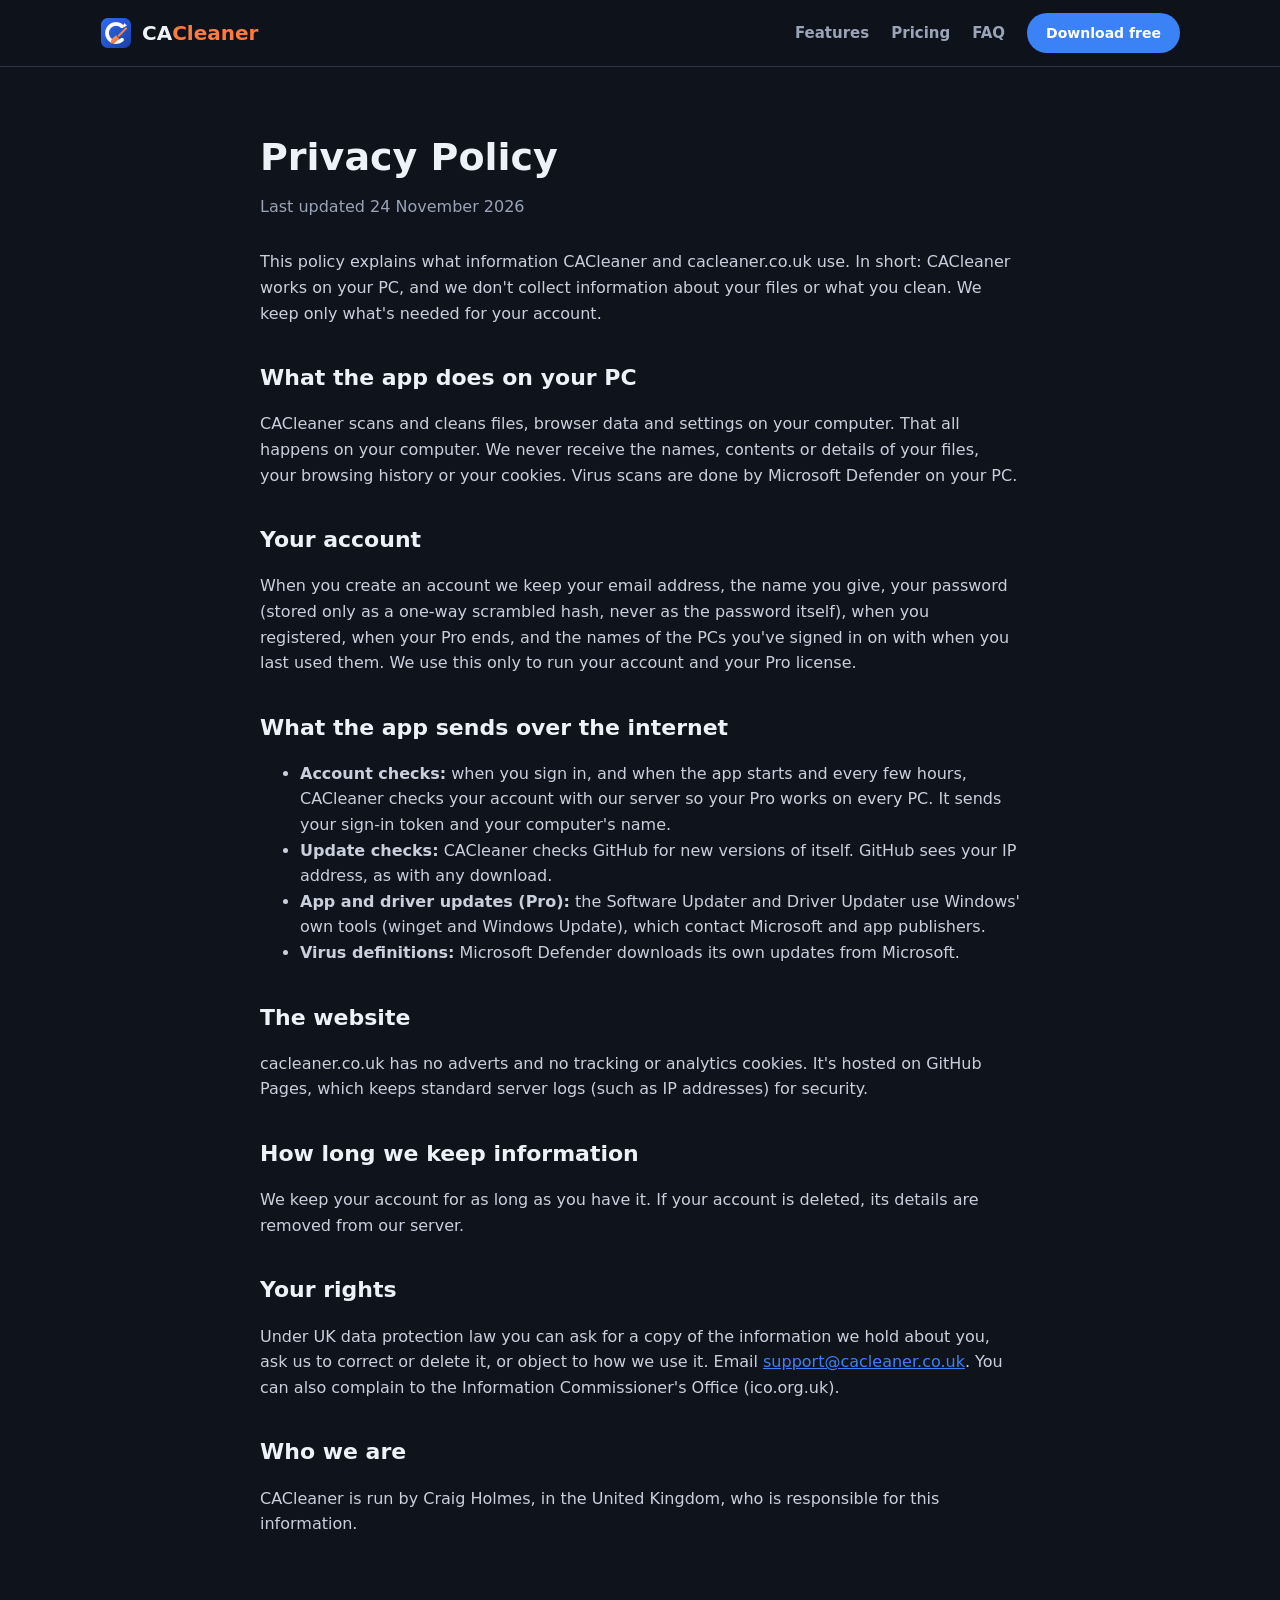
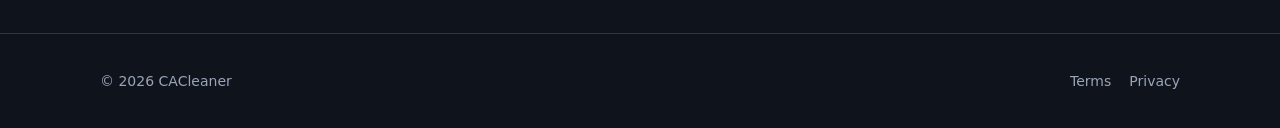
<file: privacy.html>
<!doctype html>
<html lang="en-GB">
<head>
  <meta charset="utf-8">
  <meta name="viewport" content="width=device-width, initial-scale=1">
  <title>Privacy Policy · CACleaner</title>
  <link rel="icon" href="img/icon.png">
  <link rel="stylesheet" href="style.css">
</head>
<body>
  <header class="top">
    <div class="wrap">
      <a class="logo" href="index.html"><img src="img/icon.png" alt=""><span>CA<b>Cleaner</b></span></a>
      <nav>
        <a href="index.html#features">Features</a>
        <a href="index.html#pricing">Pricing</a>
        <a href="index.html#faq">FAQ</a>
        <a class="btn primary small" data-download href="#">Download free</a>
      </nav>
    </div>
  </header>
  <main class="doc">
    <h1>Privacy Policy</h1>
    <div class="updated">Last updated 24 November 2026</div>

    <p>This policy explains what information CACleaner and cacleaner.co.uk use. In short: CACleaner works on your PC, and we don't collect information about your files or what you clean. We keep only what's needed for your account.</p>
    <h2>What the app does on your PC</h2>
    <p>CACleaner scans and cleans files, browser data and settings on your computer. That all happens on your computer. We never receive the names, contents or details of your files, your browsing history or your cookies. Virus scans are done by Microsoft Defender on your PC.</p>
    <h2>Your account</h2>
    <p>When you create an account we keep your email address, the name you give, your password (stored only as a one-way scrambled hash, never as the password itself), when you registered, when your Pro ends, and the names of the PCs you've signed in on with when you last used them. We use this only to run your account and your Pro license.</p>
    <h2>What the app sends over the internet</h2>
    <ul>
      <li><b>Account checks:</b> when you sign in, and when the app starts and every few hours, CACleaner checks your account with our server so your Pro works on every PC. It sends your sign-in token and your computer's name.</li>
      <li><b>Update checks:</b> CACleaner checks GitHub for new versions of itself. GitHub sees your IP address, as with any download.</li>
      <li><b>App and driver updates (Pro):</b> the Software Updater and Driver Updater use Windows' own tools (winget and Windows Update), which contact Microsoft and app publishers.</li>
      <li><b>Virus definitions:</b> Microsoft Defender downloads its own updates from Microsoft.</li>
    </ul>
    <h2>The website</h2>
    <p>cacleaner.co.uk has no adverts and no tracking or analytics cookies. It's hosted on GitHub Pages, which keeps standard server logs (such as IP addresses) for security.</p>
    <h2>How long we keep information</h2>
    <p>We keep your account for as long as you have it. If your account is deleted, its details are removed from our server.</p>
    <h2>Your rights</h2>
    <p>Under UK data protection law you can ask for a copy of the information we hold about you, ask us to correct or delete it, or object to how we use it. Email <a data-contact href="#"></a>. You can also complain to the Information Commissioner's Office (ico.org.uk).</p>
    <h2>Who we are</h2>
    <p>CACleaner is run by Craig Holmes, in the United Kingdom, who is responsible for this information.</p>
  </main>
  <footer>
    <div class="wrap">
      <div>© <span data-year>2026</span> CACleaner</div>
      <nav>
        <a href="terms.html">Terms</a>
        <a href="privacy.html">Privacy</a>
      </nav>
    </div>
  </footer>
  <script src="site.js"></script>
</body>
</html>
</file>
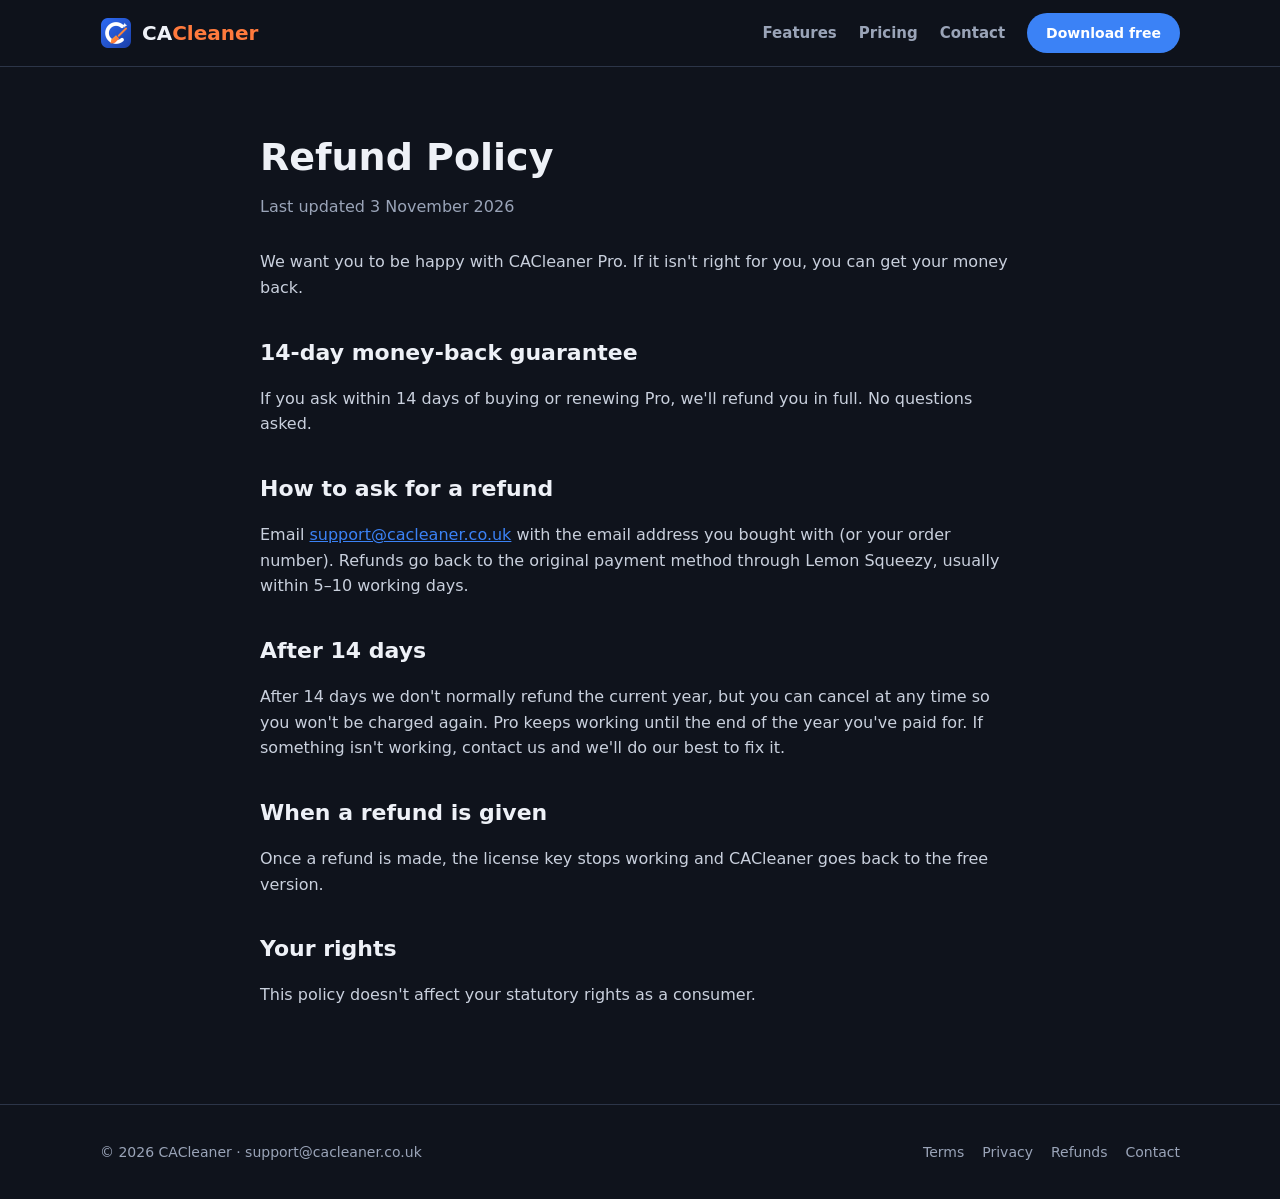
<file: refunds.html>
<!doctype html>
<html lang="en-GB">
<head>
  <meta charset="utf-8">
  <meta name="viewport" content="width=device-width, initial-scale=1">
  <title>Refund Policy · CACleaner</title>
  <link rel="icon" href="img/icon.png">
  <link rel="stylesheet" href="style.css">
</head>
<body>
  <header class="top">
    <div class="wrap">
      <a class="logo" href="index.html"><img src="img/icon.png" alt=""><span>CA<b>Cleaner</b></span></a>
      <nav>
        <a href="index.html#features">Features</a>
        <a href="index.html#pricing">Pricing</a>
        <a href="contact.html">Contact</a>
        <a class="btn primary small" data-download href="#">Download free</a>
      </nav>
    </div>
  </header>
  <main class="doc">
    <h1>Refund Policy</h1>
    <div class="updated">Last updated 3 November 2026</div>

    <p>We want you to be happy with CACleaner Pro. If it isn't right for you, you can get your money back.</p>
    <h2>14-day money-back guarantee</h2>
    <p>If you ask within 14 days of buying or renewing Pro, we'll refund you in full. No questions asked.</p>
    <h2>How to ask for a refund</h2>
    <p>Email <a data-contact href="#"></a> with the email address you bought with (or your order number). Refunds go back to the original payment method through Lemon Squeezy, usually within 5–10 working days.</p>
    <h2>After 14 days</h2>
    <p>After 14 days we don't normally refund the current year, but you can cancel at any time so you won't be charged again. Pro keeps working until the end of the year you've paid for. If something isn't working, contact us and we'll do our best to fix it.</p>
    <h2>When a refund is given</h2>
    <p>Once a refund is made, the license key stops working and CACleaner goes back to the free version.</p>
    <h2>Your rights</h2>
    <p>This policy doesn't affect your statutory rights as a consumer.</p>
  </main>
  <footer>
    <div class="wrap">
      <div>© <span data-year>2026</span> CACleaner · <a data-contact href="#"></a></div>
      <nav>
        <a href="terms.html">Terms</a>
        <a href="privacy.html">Privacy</a>
        <a href="refunds.html">Refunds</a>
        <a href="contact.html">Contact</a>
      </nav>
    </div>
  </footer>
  <script src="site.js"></script>
</body>
</html>
</file>
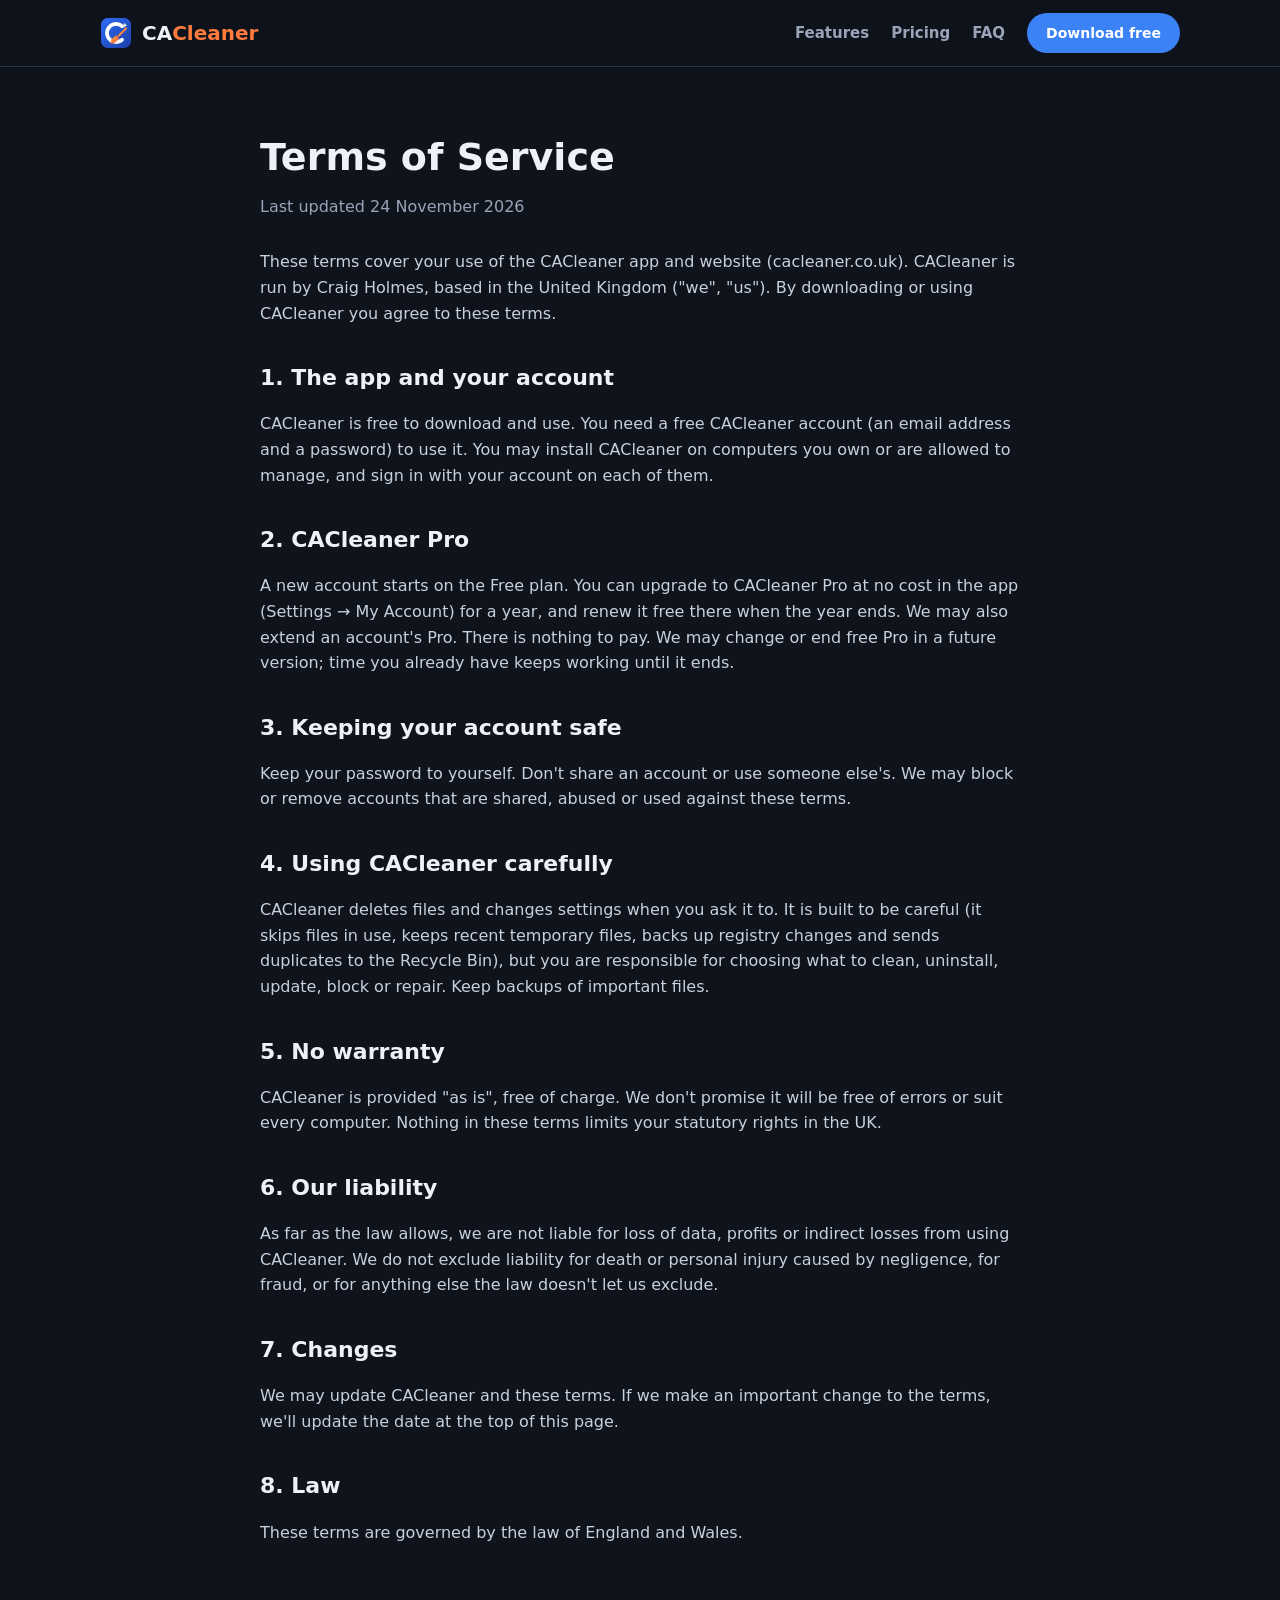
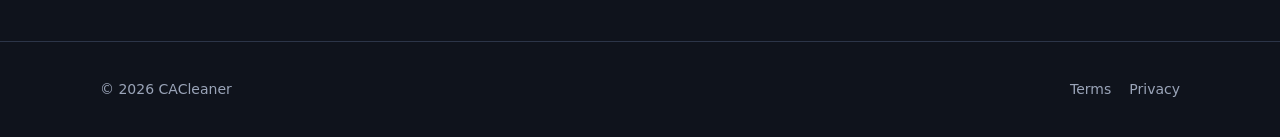
<file: terms.html>
<!doctype html>
<html lang="en-GB">
<head>
  <meta charset="utf-8">
  <meta name="viewport" content="width=device-width, initial-scale=1">
  <title>Terms of Service · CACleaner</title>
  <link rel="icon" href="img/icon.png">
  <link rel="stylesheet" href="style.css">
</head>
<body>
  <header class="top">
    <div class="wrap">
      <a class="logo" href="index.html"><img src="img/icon.png" alt=""><span>CA<b>Cleaner</b></span></a>
      <nav>
        <a href="index.html#features">Features</a>
        <a href="index.html#pricing">Pricing</a>
        <a href="index.html#faq">FAQ</a>
        <a class="btn primary small" data-download href="#">Download free</a>
      </nav>
    </div>
  </header>
  <main class="doc">
    <h1>Terms of Service</h1>
    <div class="updated">Last updated 24 November 2026</div>

    <p>These terms cover your use of the CACleaner app and website (cacleaner.co.uk). CACleaner is run by Craig Holmes, based in the United Kingdom ("we", "us"). By downloading or using CACleaner you agree to these terms.</p>
    <h2>1. The app and your account</h2>
    <p>CACleaner is free to download and use. You need a free CACleaner account (an email address and a password) to use it. You may install CACleaner on computers you own or are allowed to manage, and sign in with your account on each of them.</p>
    <h2>2. CACleaner Pro</h2>
    <p>A new account starts on the Free plan. You can upgrade to CACleaner Pro at no cost in the app (Settings → My Account) for a year, and renew it free there when the year ends. We may also extend an account's Pro. There is nothing to pay. We may change or end free Pro in a future version; time you already have keeps working until it ends.</p>
    <h2>3. Keeping your account safe</h2>
    <p>Keep your password to yourself. Don't share an account or use someone else's. We may block or remove accounts that are shared, abused or used against these terms.</p>
    <h2>4. Using CACleaner carefully</h2>
    <p>CACleaner deletes files and changes settings when you ask it to. It is built to be careful (it skips files in use, keeps recent temporary files, backs up registry changes and sends duplicates to the Recycle Bin), but you are responsible for choosing what to clean, uninstall, update, block or repair. Keep backups of important files.</p>
    <h2>5. No warranty</h2>
    <p>CACleaner is provided "as is", free of charge. We don't promise it will be free of errors or suit every computer. Nothing in these terms limits your statutory rights in the UK.</p>
    <h2>6. Our liability</h2>
    <p>As far as the law allows, we are not liable for loss of data, profits or indirect losses from using CACleaner. We do not exclude liability for death or personal injury caused by negligence, for fraud, or for anything else the law doesn't let us exclude.</p>
    <h2>7. Changes</h2>
    <p>We may update CACleaner and these terms. If we make an important change to the terms, we'll update the date at the top of this page.</p>
    <h2>8. Law</h2>
    <p>These terms are governed by the law of England and Wales.</p>
  </main>
  <footer>
    <div class="wrap">
      <div>© <span data-year>2026</span> CACleaner</div>
      <nav>
        <a href="terms.html">Terms</a>
        <a href="privacy.html">Privacy</a>
      </nav>
    </div>
  </footer>
  <script src="site.js"></script>
</body>
</html>
</file>
<file: style.css>
:root {
  --bg: #0f131c;
  --panel: #171d2a;
  --card: #1e2535;
  --line: #2c3548;
  --text: #eef1f7;
  --muted: #9aa4b8;
  --accent: #3b82f6;
  --orange: #ff7a3d;
  --good: #34c77b;
}
* { box-sizing: border-box; }
html { scroll-behavior: smooth; }
body { margin: 0; background: var(--bg); color: var(--text); font: 16px/1.6 "Segoe UI", system-ui, -apple-system, sans-serif; }
a { color: var(--accent); }
img { max-width: 100%; }
.wrap { max-width: 1120px; margin: 0 auto; padding: 0 20px; }

/* header */
.top { position: sticky; top: 0; z-index: 10; background: rgba(15, 19, 28, .88); backdrop-filter: blur(10px); border-bottom: 1px solid var(--line); }
.top .wrap { display: flex; align-items: center; gap: 24px; height: 66px; }
.logo { display: flex; align-items: center; gap: 10px; font-weight: 700; font-size: 20px; color: var(--text); text-decoration: none; }
.logo img { width: 32px; height: 32px; }
.logo b { color: var(--orange); }
.top nav { display: flex; gap: 22px; margin-left: auto; align-items: center; }
.top nav a { color: var(--muted); text-decoration: none; font-weight: 600; font-size: 15px; }
.top nav a:hover { color: var(--text); }

/* buttons */
.btn { display: inline-flex; align-items: center; justify-content: center; gap: 8px; border-radius: 999px; padding: 12px 26px; font-weight: 700; text-decoration: none; border: 1px solid transparent; cursor: pointer; font-size: 16px; }
.btn.primary { background: var(--accent); color: #fff; }
.btn.primary:hover { filter: brightness(1.1); }
.btn.orange { background: linear-gradient(90deg, #ffb23d, #ff5a36); color: #fff; }
.btn.ghost { border-color: #46516a; color: var(--text); }
.btn.ghost:hover { background: var(--card); }
.btn.small { padding: 8px 18px; font-size: 14px; }
.top .btn.small { color: #fff; }

/* hero */
.hero { padding: 80px 0 40px; text-align: center; }
.hero h1 { font-size: clamp(34px, 5vw, 56px); line-height: 1.1; margin: 0 0 18px; letter-spacing: -.5px; }
.hero h1 span { background: linear-gradient(90deg, #5b9bff, #ff7a3d); -webkit-background-clip: text; background-clip: text; color: transparent; }
.hero p.lead { color: var(--muted); font-size: 19px; max-width: 640px; margin: 0 auto 30px; }
.hero .ctas { display: flex; gap: 14px; justify-content: center; flex-wrap: wrap; }
.hero .small-note { color: var(--muted); font-size: 13.5px; margin-top: 14px; }
.shot { margin: 50px auto 0; border-radius: 14px; border: 1px solid var(--line); box-shadow: 0 30px 80px rgba(0, 0, 0, .55); display: block; }

/* sections */
section { padding: 70px 0; }
section h2 { font-size: 34px; text-align: center; margin: 0 0 10px; }
section p.sub { text-align: center; color: var(--muted); margin: 0 auto 40px; max-width: 620px; }
.grid { display: grid; grid-template-columns: repeat(auto-fit, minmax(240px, 1fr)); gap: 18px; }
.feature { background: var(--panel); border: 1px solid var(--line); border-radius: 14px; padding: 22px; }
.feature .ic { width: 44px; height: 44px; border-radius: 12px; background: rgba(59, 130, 246, .15); color: var(--accent); display: flex; align-items: center; justify-content: center; margin-bottom: 12px; }
.feature h3 { margin: 0 0 6px; font-size: 18px; }
.feature p { margin: 0; color: var(--muted); font-size: 15px; }
.feature .pro { font-size: 11px; font-weight: 800; padding: 1px 7px; border-radius: 5px; background: linear-gradient(90deg, #ffb23d, #ff5a36); color: #fff; margin-left: 6px; vertical-align: 2px; }
.split { display: grid; grid-template-columns: 1fr 1fr; gap: 40px; align-items: center; }
.split h2, .split p.sub { text-align: left; margin-left: 0; }
.split ul { color: var(--muted); padding-left: 20px; }
.split li { margin: 6px 0; }

/* pricing */
.plans { display: grid; grid-template-columns: repeat(2, minmax(0, 360px)); gap: 22px; justify-content: center; }
.plan { background: var(--panel); border: 1px solid var(--line); border-radius: 16px; padding: 30px; display: flex; flex-direction: column; }
.plan.best { border: 2px solid var(--orange); position: relative; }
.plan.best::before { content: "Best value"; position: absolute; top: -13px; left: 50%; transform: translateX(-50%); background: var(--orange); color: #fff; font-size: 12px; font-weight: 800; padding: 3px 12px; border-radius: 99px; }
.plan h3 { margin: 0; font-size: 22px; }
.price { font-size: 42px; font-weight: 800; margin: 10px 0 2px; }
.price small { font-size: 16px; color: var(--muted); font-weight: 600; }
.plan .per { color: var(--muted); font-size: 14px; margin-bottom: 18px; }
.plan ul { list-style: none; padding: 0; margin: 0 0 24px; flex: 1; }
.plan li { padding: 6px 0; display: flex; gap: 10px; }
.plan li::before { content: "✓"; color: var(--good); font-weight: 800; }
.plan li.no { color: #5f6a80; }
.plan li.no::before { content: "–"; color: #5f6a80; }

/* faq */
.faq { max-width: 760px; margin: 0 auto; }
.faq details { background: var(--panel); border: 1px solid var(--line); border-radius: 12px; padding: 16px 20px; margin-bottom: 10px; }
.faq summary { font-weight: 700; cursor: pointer; }
.faq details p { color: var(--muted); margin: 10px 0 0; }

/* legal pages */
.doc { max-width: 800px; margin: 0 auto; padding: 60px 20px 80px; }
.doc h1 { font-size: 38px; margin: 0 0 6px; }
.doc .updated { color: var(--muted); margin-bottom: 30px; }
.doc h2 { font-size: 22px; margin: 34px 0 8px; }
.doc p, .doc li { color: #c9d0dd; }

/* footer */
footer { border-top: 1px solid var(--line); padding: 36px 0; color: var(--muted); font-size: 14px; }
footer .wrap { display: flex; flex-wrap: wrap; gap: 18px; justify-content: space-between; align-items: center; }
footer nav { display: flex; gap: 18px; flex-wrap: wrap; }
footer a { color: var(--muted); text-decoration: none; }
footer a:hover { color: var(--text); }

@media (max-width: 760px) {
  .top nav a:not(.btn) { display: none; }
  .split { grid-template-columns: 1fr; }
  .plans { grid-template-columns: 1fr; }
  section { padding: 50px 0; }
}

/* picture on the left for alternate sections */
.split.flip > img { order: -1; }
.split li { margin: 6px 0; }
@media (max-width: 760px) { .split.flip > img { order: 0; } }
</file>
